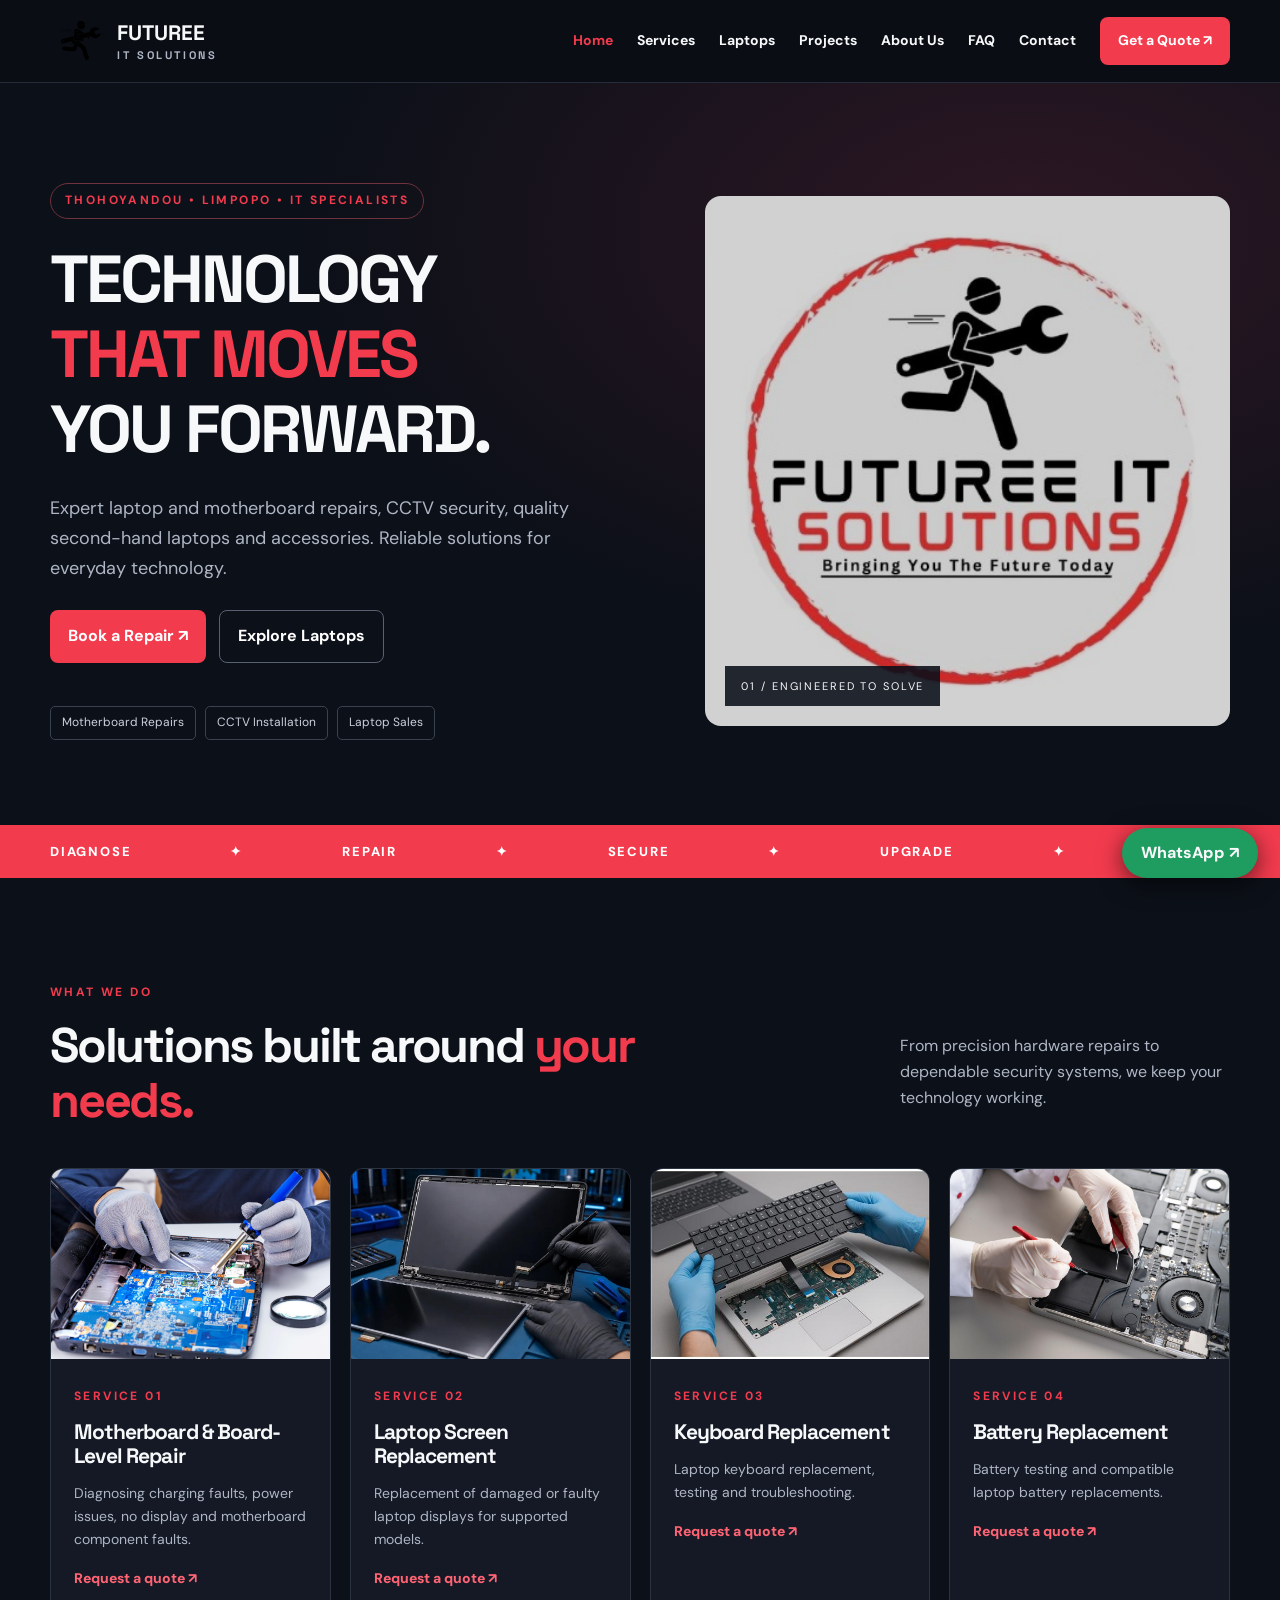
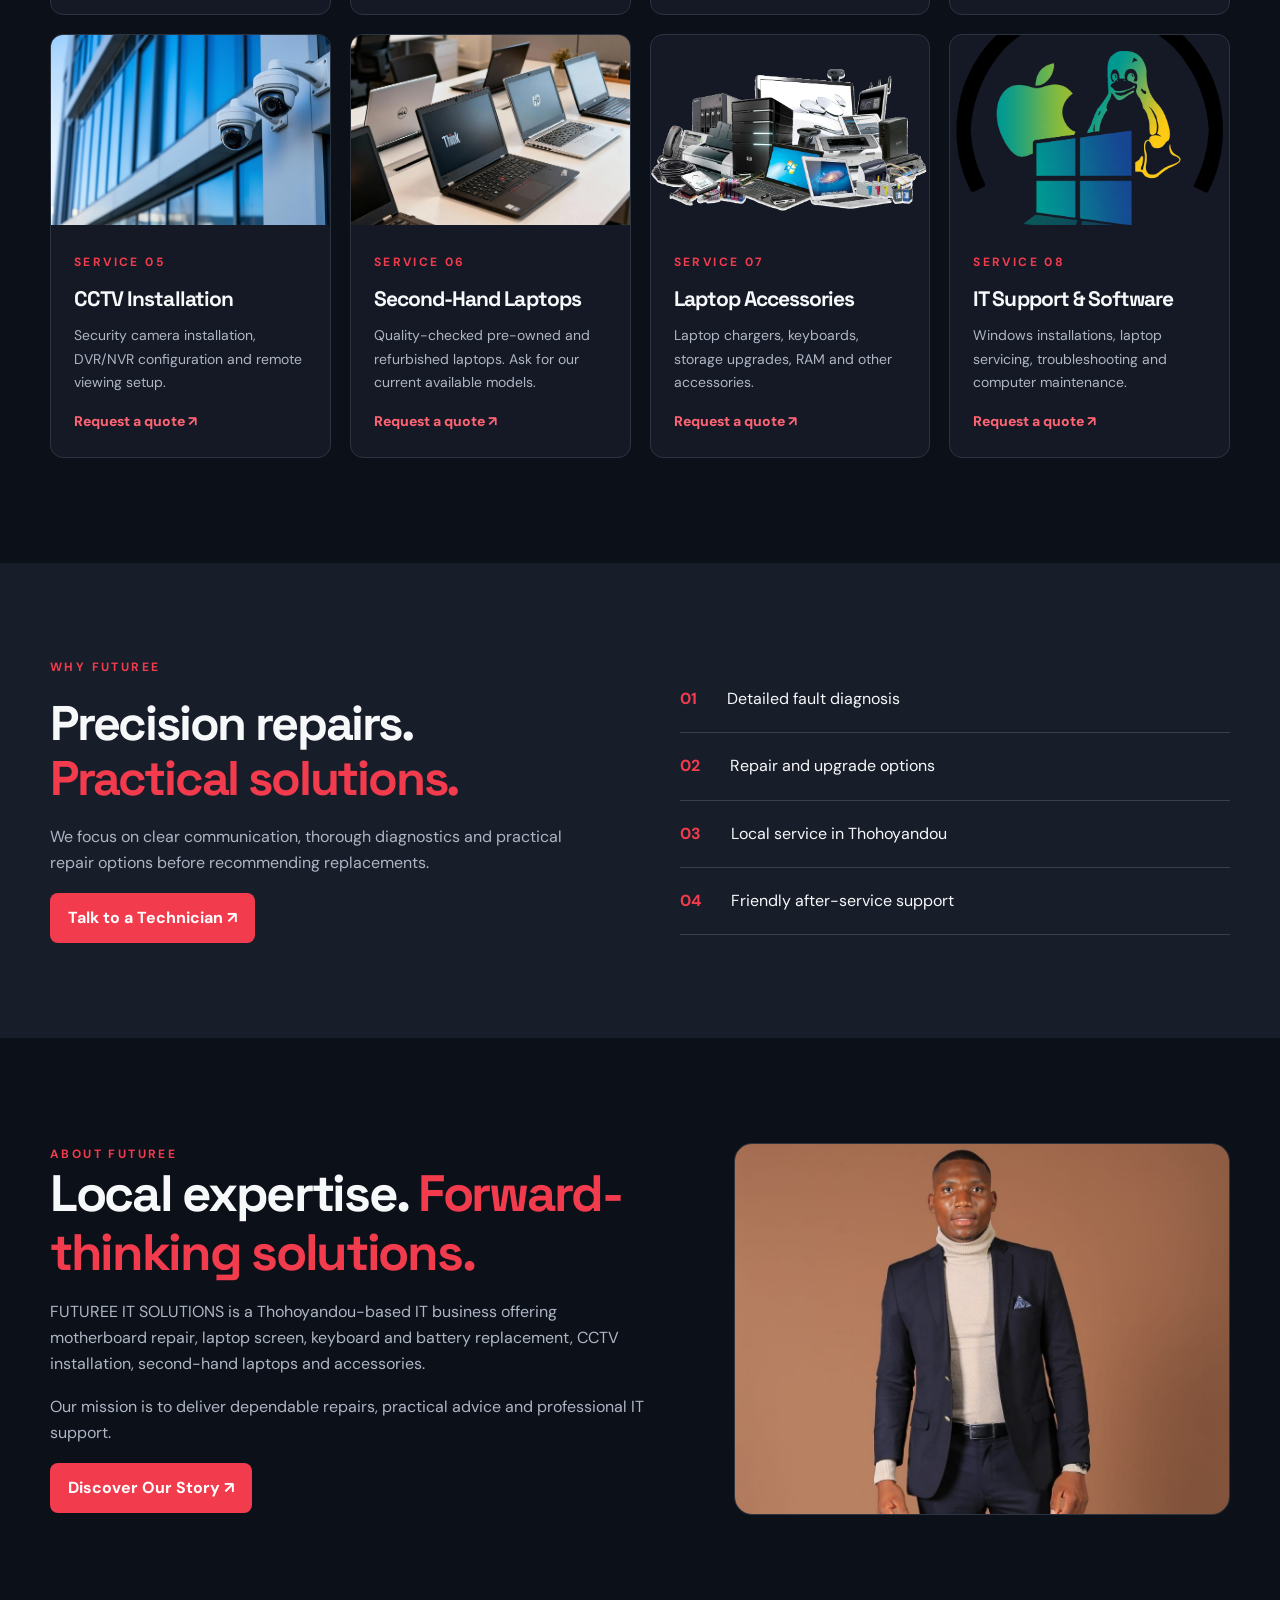
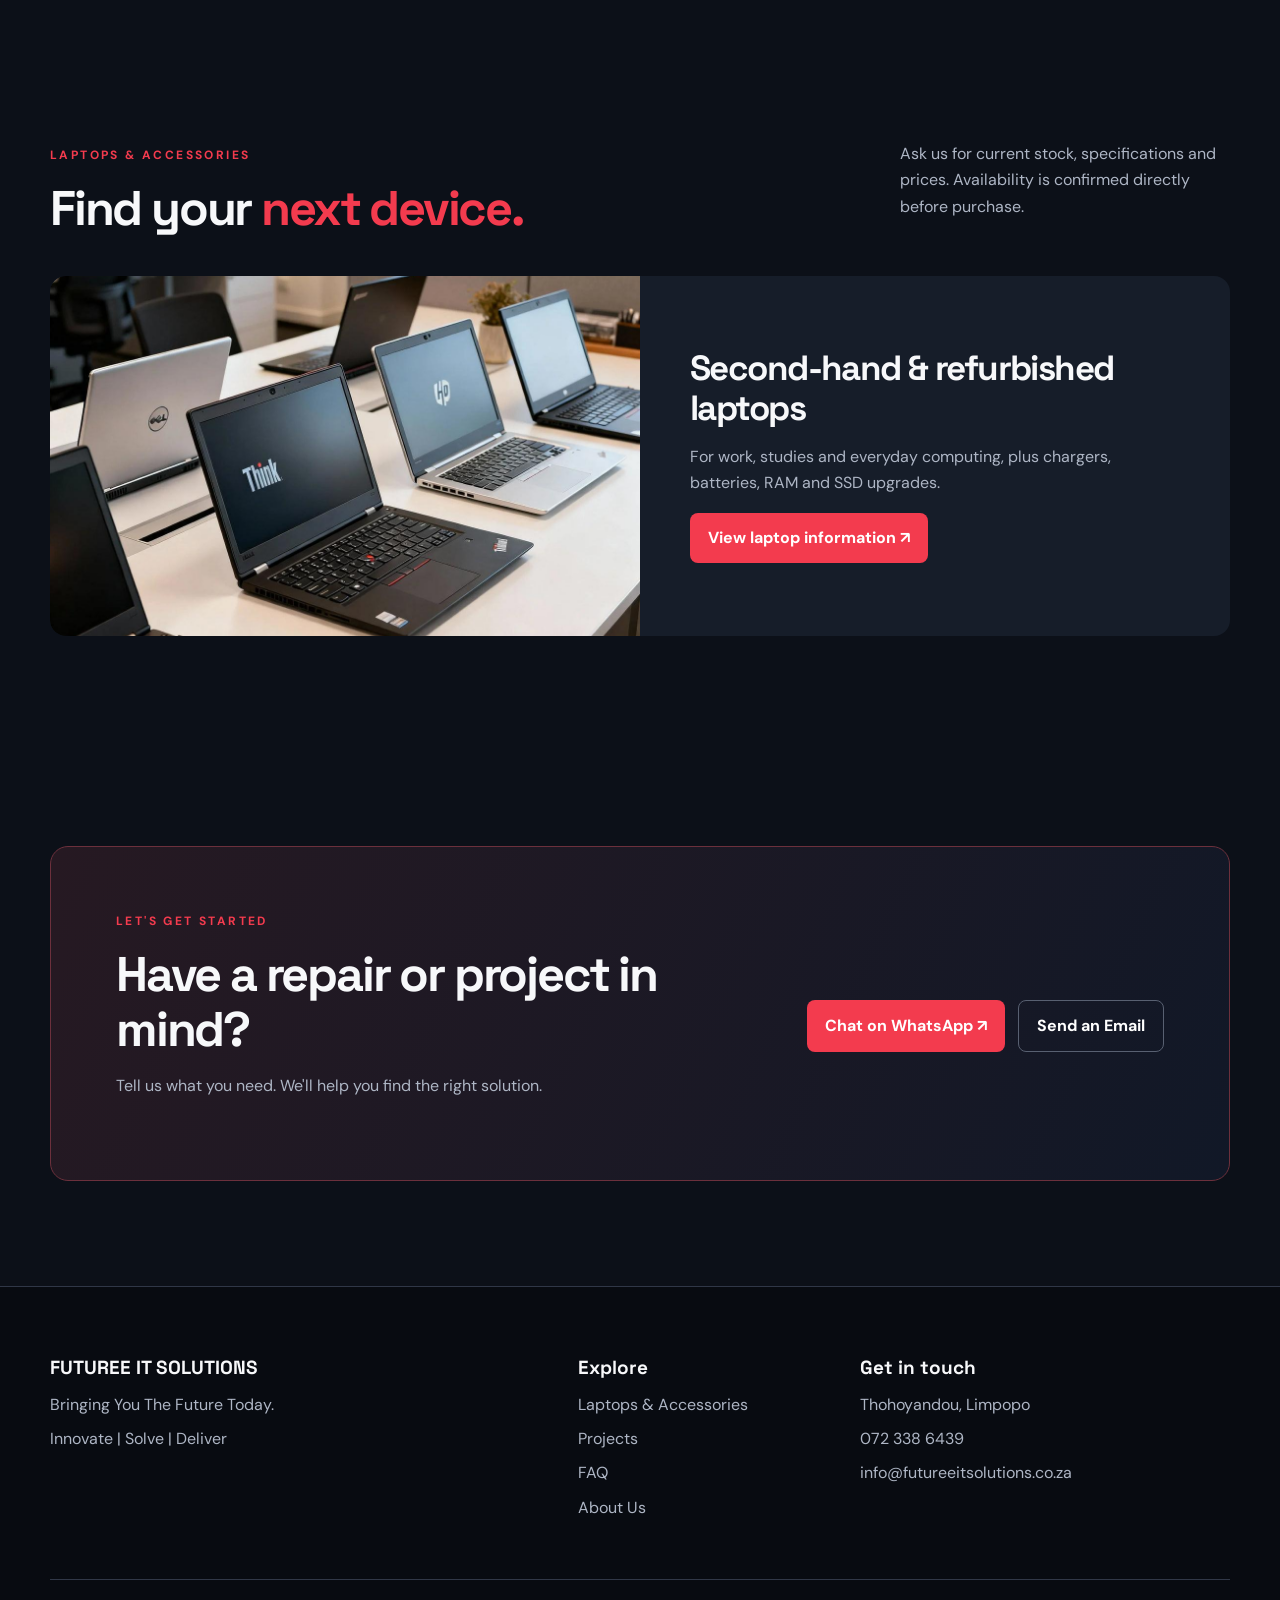
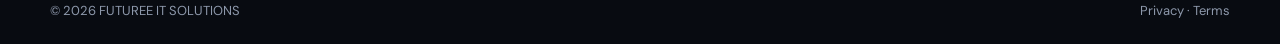
<file: index.html>
<!DOCTYPE html>
<html lang="en-ZA">
    <head><meta charset="utf-8"/>
        <meta content="width=device-width,initial-scale=1" name="viewport"/>
        <title>FUTUREE IT SOLUTIONS | Laptop &amp; Motherboard Repairs, CCTV Thohoyandou</title>
        <meta content="Laptop motherboard repairs, screen, keyboard and battery replacement, CCTV installation, second-hand laptops and accessories in Thohoyandou, Limpopo." name="description"/><link href="https://futureeitsolutions.co.za/" rel="canonical"/><meta content="#090d15" name="theme-color"/><meta content="website" property="og:type"/>
        <meta content="FUTUREE IT SOLUTIONS | Laptop &amp; Motherboard Repairs, CCTV Thohoyandou" property="og:title"/>
        <meta content="Laptop motherboard repairs, screen, keyboard and battery replacement, CCTV installation, second-hand laptops and accessories in Thohoyandou, Limpopo." property="og:description"/><meta content="https://futureeitsolutions.co.za/" property="og:url"/><meta content="summary" name="twitter:card"/><link href="img/hi%20(1).png" rel="icon"/><link href="assets/site.css" rel="stylesheet"/>
        <script type="application/ld+json">{"@context": "https://schema.org", "@type": "ComputerStore", "name": "FUTUREE IT SOLUTIONS", "url": "https://futureeitsolutions.co.za/", "telephone": "+27723386439", "email": "info@futureeitsolutions.co.za", "address": {"@type": "PostalAddress", "addressLocality": "Thohoyandou", "addressRegion": "Limpopo", "addressCountry": "ZA"}, "areaServed": "Thohoyandou, Limpopo", "description": "Laptop motherboard repairs, screen, keyboard and battery replacement, CCTV installation, second-hand laptops and accessories in Thohoyandou, Limpopo."}</script>
        <script defer="" src="assets/site.js"></script></head><body><a class="skip" href="#main">Skip to content</a><header class="header"><div class="shell nav"><a class="identity" href="index.html"><img alt="FUTUREE IT SOLUTIONS logo" height="55" src="img/hi%20(1).png" width="55"/><span>FUTUREE <small>IT SOLUTIONS</small></span></a><button aria-controls="main-nav" aria-expanded="false" aria-label="Toggle navigation" class="menu">☰</button><nav aria-label="Main navigation" class="navlinks" id="main-nav"><a aria-current="page" href="index.html">Home</a><a href="index.html#services">Services</a><a href="shop.html">Laptops</a><a href="explore.html">Projects</a><a href="about.html">About Us</a><a href="FAQ.html">FAQ</a><a href="index.html#contact">Contact</a><a class="navcta" href="https://wa.me/27723386439?text=Hello%20FUTUREE%20IT%20SOLUTIONS%2C%20I%20would%20like%20to%20enquire%20about%20a%20quotation.">Get a Quote ↗</a></nav></div></header><main id="main"><section class="hero"><div class="shell hero-grid"><div><div class="pill">THOHOYANDOU • LIMPOPO • IT SPECIALISTS</div><h1>TECHNOLOGY<br/><em>THAT MOVES</em><br/>YOU FORWARD.</h1><p class="lead">Expert laptop and motherboard repairs, CCTV security, quality second-hand laptops and accessories. Reliable solutions for everyday technology.</p><div class="actions"><a class="btn" href="https://wa.me/27723386439?text=Hello%20FUTUREE%20IT%20SOLUTIONS%2C%20I%20would%20like%20to%20enquire%20about%20laptop%20repairs%20or%20IT%20services.">Book a Repair ↗</a><a class="btn ghost" href="shop.html">Explore Laptops</a></div><div class="hero-tags"><span>Motherboard Repairs</span><span>CCTV Installation</span><span>Laptop Sales</span></div></div><div class="hero-visual"><img alt="FUTUREE IT SOLUTIONS laptop motherboard repair workbench" src="img/futuree-it-solutions-logo.jpg"/><div class="visual-caption">01 / ENGINEERED TO SOLVE</div></div></div></section><section class="strip"><div class="shell strip-inner"><span>DIAGNOSE</span><b>✦</b><span>REPAIR</span><b>✦</b><span>SECURE</span><b>✦</b><span>UPGRADE</span><b>✦</b><span>DELIVER</span></div></section><section class="section shell" id="services"><div class="section-head"><div><div class="eyebrow">WHAT WE DO</div><h2>Solutions built around <em>your needs.</em></h2></div><p>From precision hardware repairs to dependable security systems, we keep your technology working.</p></div><div class="service-grid"><article class="service card"><div class="photo"><img alt="Motherboard &amp; Board-Level Repair service at FUTUREE IT SOLUTIONS" loading="lazy" src="img/motherboard repair.jpg"/></div><div class="pad"><span class="eyebrow">SERVICE 01</span><h3>Motherboard &amp; Board-Level Repair</h3><p>Diagnosing charging faults, power issues, no display and motherboard component faults.</p><a class="textlink" href="https://wa.me/27723386439?text=Hello%20FUTUREE%20IT%20SOLUTIONS%2C%20I%20would%20like%20to%20enquire%20about%20motherboard%20repair.">Request a quote ↗</a></div></article><article class="service card"><div class="photo"><img alt="Laptop Screen Replacement service at FUTUREE IT SOLUTIONS" loading="lazy" src="img/screen replacement.jpg"/></div><div class="pad"><span class="eyebrow">SERVICE 02</span><h3>Laptop Screen Replacement</h3><p>Replacement of damaged or faulty laptop displays for supported models.</p><a class="textlink" href="https://wa.me/27723386439?text=Hello%20FUTUREE%20IT%20SOLUTIONS%2C%20I%20would%20like%20to%20enquire%20about%20screen%20replacement.">Request a quote ↗</a></div></article><article class="service card"><div class="photo"><img alt="Keyboard Replacement service at FUTUREE IT SOLUTIONS" loading="lazy" src="img/keyboard replacement.jpg"/></div><div class="pad"><span class="eyebrow">SERVICE 03</span><h3>Keyboard Replacement</h3><p>Laptop keyboard replacement, testing and troubleshooting.</p><a class="textlink" href="https://wa.me/27723386439?text=Hello%20FUTUREE%20IT%20SOLUTIONS%2C%20I%20would%20like%20to%20enquire%20about%20keyboard%20replacement.">Request a quote ↗</a></div></article><article class="service card"><div class="photo"><img alt="Battery Replacement service at FUTUREE IT SOLUTIONS" loading="lazy" src="img/battery replacement.jpg"/></div><div class="pad"><span class="eyebrow">SERVICE 04</span><h3>Battery Replacement</h3><p>Battery testing and compatible laptop battery replacements.</p><a class="textlink" href="https://wa.me/27723386439?text=Hello%20FUTUREE%20IT%20SOLUTIONS%2C%20I%20would%20like%20to%20enquire%20about%20battery%20replacement.">Request a quote ↗</a></div></article><article class="service card"><div class="photo"><img alt="CCTV Installation service at FUTUREE IT SOLUTIONS" loading="lazy" src="img/cctv installation.jpg"/></div><div class="pad"><span class="eyebrow">SERVICE 05</span><h3>CCTV Installation</h3><p>Security camera installation, DVR/NVR configuration and remote viewing setup.</p><a class="textlink" href="https://wa.me/27723386439?text=Hello%20FUTUREE%20IT%20SOLUTIONS%2C%20I%20would%20like%20to%20enquire%20about%20CCTV%20installation.">Request a quote ↗</a></div></article><article class="service card"><div class="photo"><img alt="Second-Hand Laptops service at FUTUREE IT SOLUTIONS" loading="lazy" src="img/second-hand-laptop.jpg"/></div><div class="pad"><span class="eyebrow">SERVICE 06</span><h3>Second-Hand Laptops</h3><p>Quality-checked pre-owned and refurbished laptops. Ask for our current available models.</p><a class="textlink" href="https://wa.me/27723386439?text=Hello%20FUTUREE%20IT%20SOLUTIONS%2C%20I%20would%20like%20to%20enquire%20about%20second-hand%20laptops.">Request a quote ↗</a></div></article><article class="service card"><div class="photo"><img alt="Laptop Accessories service at FUTUREE IT SOLUTIONS" loading="lazy" src="img/hardware.webp"/></div><div class="pad"><span class="eyebrow">SERVICE 07</span><h3>Laptop Accessories</h3><p>Laptop chargers, keyboards, storage upgrades, RAM and other accessories.</p><a class="textlink" href="https://wa.me/27723386439?text=Hello%20FUTUREE%20IT%20SOLUTIONS%2C%20I%20would%20like%20to%20enquire%20about%20laptop%20accessories.">Request a quote ↗</a></div></article><article class="service card"><div class="photo"><img alt="IT Support &amp; Software service at FUTUREE IT SOLUTIONS" loading="lazy" src="img/software.webp"/></div><div class="pad"><span class="eyebrow">SERVICE 08</span><h3>IT Support &amp; Software</h3><p>Windows installations, laptop servicing, troubleshooting and computer maintenance.</p><a class="textlink" href="https://wa.me/27723386439?text=Hello%20FUTUREE%20IT%20SOLUTIONS%2C%20I%20would%20like%20to%20enquire%20about%20IT%20support.">Request a quote ↗</a></div></article></div></section><section class="darkband"><div class="shell split"><div><div class="eyebrow">WHY FUTUREE</div><h2>Precision repairs.<br/><em>Practical solutions.</em></h2><p>We focus on clear communication, thorough diagnostics and practical repair options before recommending replacements.</p><a class="btn" href="https://wa.me/27723386439?text=Hello%20FUTUREE%20IT%20SOLUTIONS%2C%20I%20would%20like%20to%20enquire%20about%20a%20repair%20assessment.">Talk to a Technician ↗</a></div><div class="reasons"><div><strong>01</strong><span>Detailed fault diagnosis</span></div><div><strong>02</strong><span>Repair and upgrade options</span></div><div><strong>03</strong><span>Local service in Thohoyandou</span></div><div><strong>04</strong><span>Friendly after-service support</span></div></div></div></section><section class="section shell" id="about"><div class="about-columns"><div><div class="eyebrow">ABOUT FUTUREE</div><h2>Local expertise. <em>Forward-thinking solutions.</em></h2><p>FUTUREE IT SOLUTIONS is a Thohoyandou-based IT business offering motherboard repair, laptop screen, keyboard and battery replacement, CCTV installation, second-hand laptops and accessories.</p><p>Our mission is to deliver dependable repairs, practical advice and professional IT support.</p><a class="btn" href="about.html">Discover Our Story ↗</a></div><div class="about-photo"><img alt="Laptop motherboard repair work by FUTUREE IT SOLUTIONS" loading="lazy" src="img/mugwedi-vhumatshelo-picture.jpg"/></div></div></section><section class="section shell"><div class="section-head"><div><div class="eyebrow">LAPTOPS &amp; ACCESSORIES</div><h2>Find your <em>next device.</em></h2></div><p>Ask us for current stock, specifications and prices. Availability is confirmed directly before purchase.</p></div><div class="feature-row"><img alt="Second-hand laptops for sale in Thohoyandou" loading="lazy" src="img/second-hand-laptop.jpg"/><div><h3>Second-hand &amp; refurbished laptops</h3><p>For work, studies and everyday computing, plus chargers, batteries, RAM and SSD upgrades.</p><a class="btn" href="shop.html">View laptop information ↗</a></div></div></section><section class="section shell" id="contact"><div class="contact-panel"><div><div class="eyebrow">LET'S GET STARTED</div><h2>Have a repair or project in mind?</h2><p>Tell us what you need. We'll help you find the right solution.</p></div><div class="actions"><a class="btn" href="https://wa.me/27723386439?text=Hello%20FUTUREE%20IT%20SOLUTIONS%2C%20I%20would%20like%20to%20enquire%20about%20a%20repair%20or%20service%20quote.">Chat on WhatsApp ↗</a><a class="btn ghost" href="mailto:info@futureeitsolutions.co.za">Send an Email</a></div></div></section></main><footer class="footer"><div class="shell footgrid"><div><strong>FUTUREE IT SOLUTIONS</strong><p>Bringing You The Future Today.</p><p>Innovate | Solve | Deliver</p></div><div><strong>Explore</strong><p><a href="shop.html">Laptops &amp; Accessories</a></p><p><a href="explore.html">Projects</a></p><p><a href="FAQ.html">FAQ</a></p><p><a href="about.html">About Us</a></p></div><div><strong>Get in touch</strong><p>Thohoyandou, Limpopo</p><p><a href="tel:+27723386439">072 338 6439</a></p><p><a href="mailto:info@futureeitsolutions.co.za">info@futureeitsolutions.co.za</a></p></div></div><div class="shell legal"><span>© <span id="year">2026</span> FUTUREE IT SOLUTIONS</span><span><a href="Privacy.html">Privacy</a> · <a href="Terms%20of%20service.html">Terms</a></span></div></footer><a aria-label="Enquire on WhatsApp" class="floatwa" href="https://wa.me/27723386439?text=Hello%20FUTUREE%20IT%20SOLUTIONS%2C%20I%20would%20like%20to%20enquire%20about%20your%20services.">WhatsApp ↗</a></body></html>
</file>
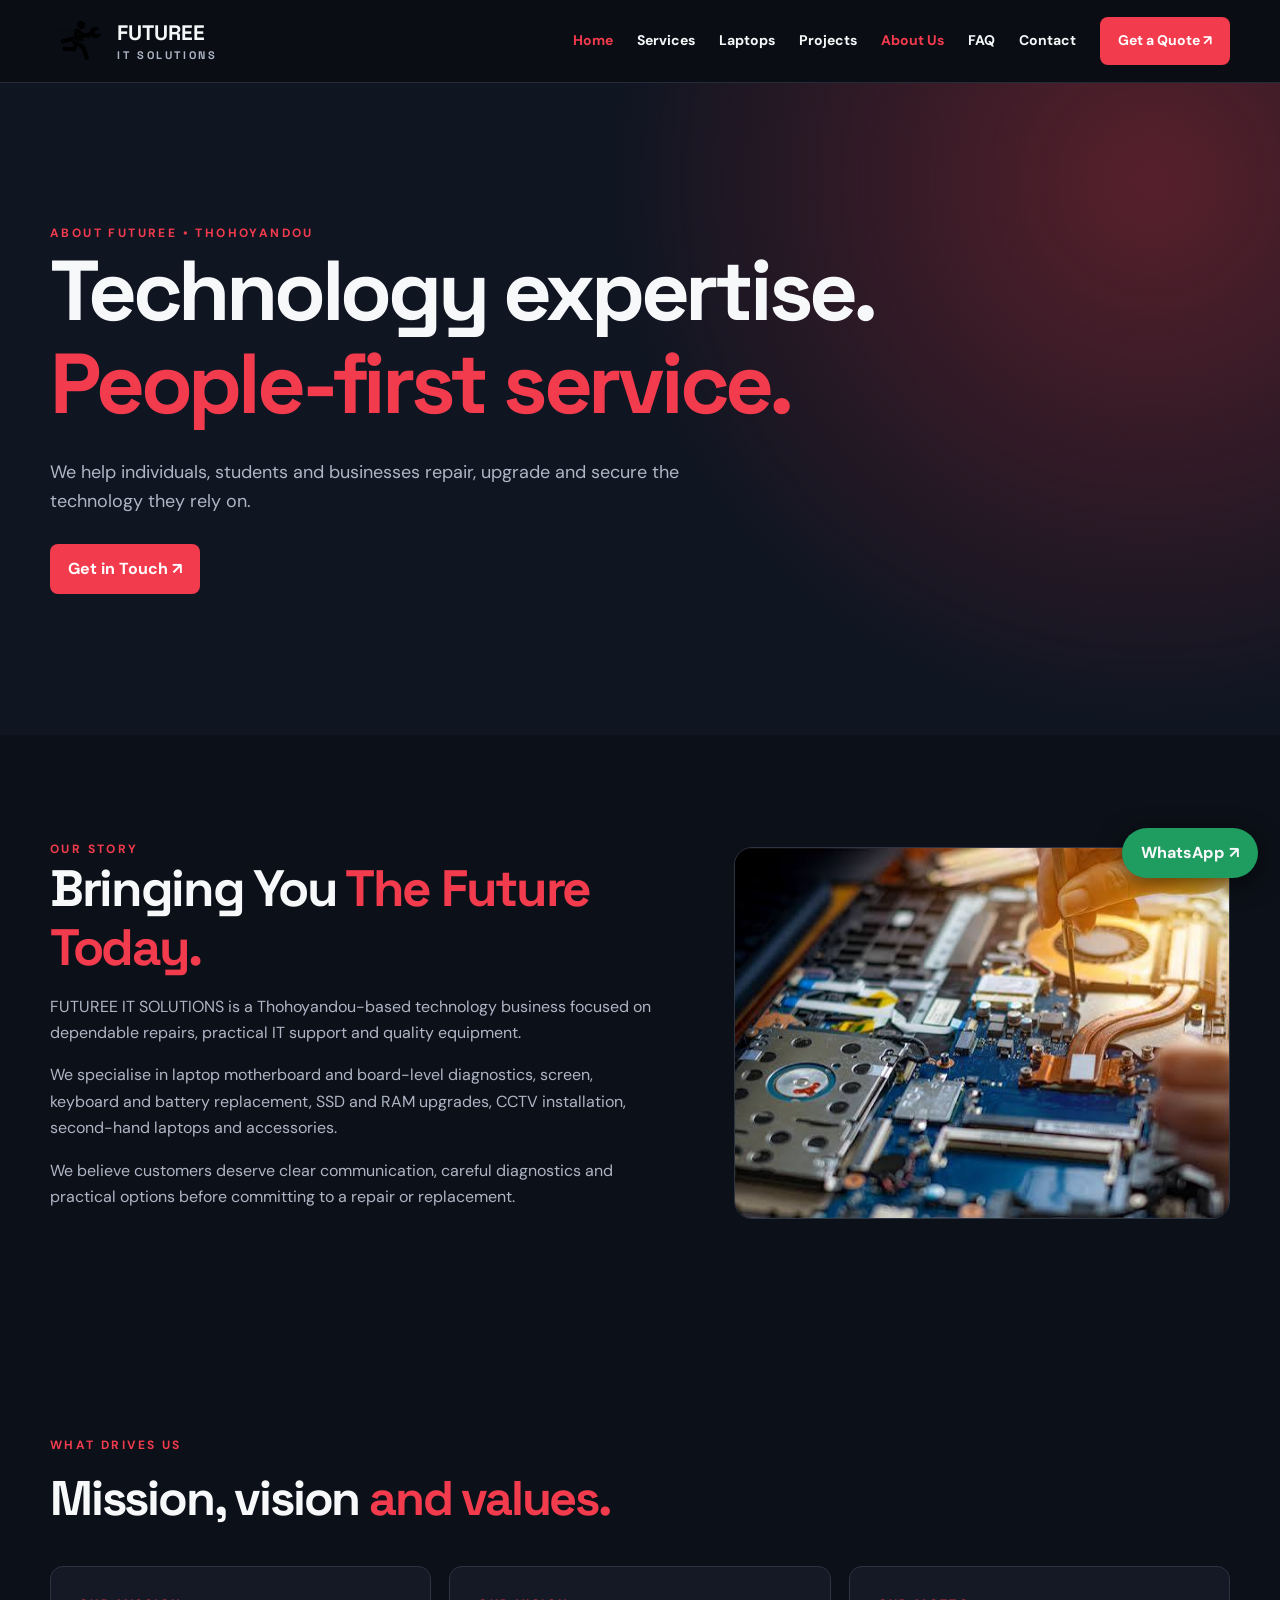
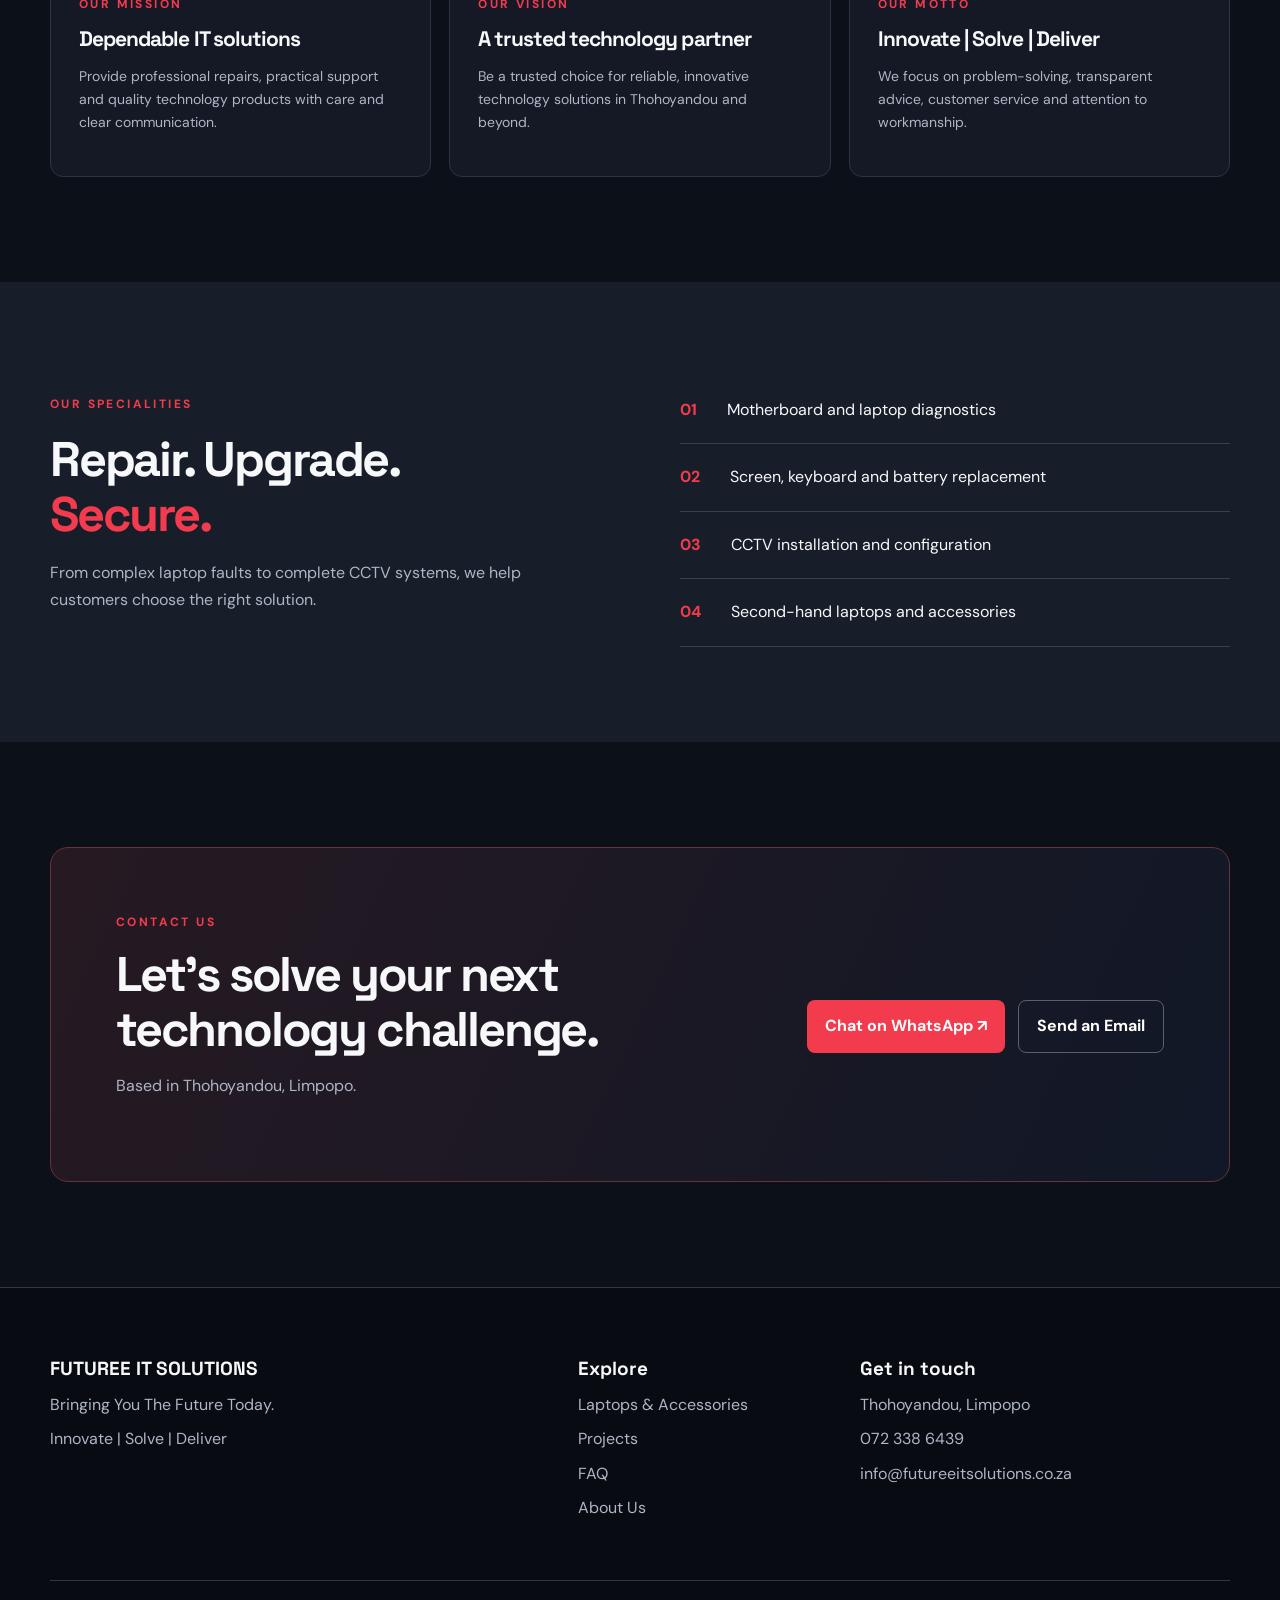
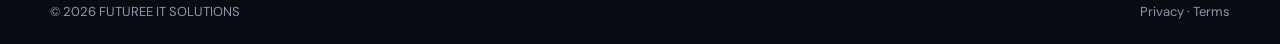
<file: about.html>
<!DOCTYPE html>

<html lang="en-ZA"><head><meta charset="utf-8"/><meta content="width=device-width,initial-scale=1" name="viewport"/><title>About FUTUREE IT SOLUTIONS | Laptop Repairs Thohoyandou</title><meta content="About FUTUREE IT SOLUTIONS in Thohoyandou: motherboard repair, screen and battery replacement, CCTV installation, refurbished laptops and IT support." name="description"/><link href="https://futureeitsolutions.co.za/about.html" rel="canonical"/><meta content="#090d15" name="theme-color"/><meta content="website" property="og:type"/><meta content="About FUTUREE IT SOLUTIONS" property="og:title"/><meta content="About FUTUREE IT SOLUTIONS in Thohoyandou: motherboard repair, screen and battery replacement, CCTV installation, refurbished laptops and IT support." property="og:description"/><meta content="https://futureeitsolutions.co.za/about.html" property="og:url"/><meta content="summary" name="twitter:card"/><link href="img/hi%20(1).png" rel="icon"/><link href="assets/site.css" rel="stylesheet"/><script type="application/ld+json">{"@context": "https://schema.org", "@type": "ComputerStore", "name": "FUTUREE IT SOLUTIONS", "url": "https://futureeitsolutions.co.za/", "telephone": "+27723386439", "email": "info@futureeitsolutions.co.za", "address": {"@type": "PostalAddress", "addressLocality": "Thohoyandou", "addressRegion": "Limpopo", "addressCountry": "ZA"}, "areaServed": "Thohoyandou, Limpopo", "description": "Laptop motherboard repairs, screen, keyboard and battery replacement, CCTV installation, second-hand laptops and accessories in Thohoyandou, Limpopo."}</script><script defer="" src="assets/site.js"></script></head><body><a class="skip" href="#main">Skip to content</a><header class="header"><div class="shell nav"><a class="identity" href="index.html"><img alt="FUTUREE IT SOLUTIONS logo" height="55" src="img/hi%20(1).png" width="55"/><span>FUTUREE <small>IT SOLUTIONS</small></span></a><button aria-controls="main-nav" aria-expanded="false" aria-label="Toggle navigation" class="menu">☰</button><nav aria-label="Main navigation" class="navlinks" id="main-nav"><a aria-current="page" href="index.html">Home</a><a href="index.html#services">Services</a><a href="shop.html">Laptops</a><a href="explore.html">Projects</a><a aria-current="page" href="about.html">About Us</a><a href="FAQ.html">FAQ</a><a href="index.html#contact">Contact</a><a class="navcta" href="https://wa.me/27723386439?text=Hello%20FUTUREE%20IT%20SOLUTIONS%2C%20I%20would%20like%20to%20enquire%20about%20a%20quotation.">Get a Quote ↗</a></nav></div></header><main id="main"><section class="about-hero"><div class="shell"><div class="eyebrow">ABOUT FUTUREE • THOHOYANDOU</div><h1>Technology expertise.<br/><em>People-first service.</em></h1><p class="lead">We help individuals, students and businesses repair, upgrade and secure the technology they rely on.</p><a class="btn" href="index.html#contact">Get in Touch ↗</a></div></section>
<section class="section shell"><div class="about-columns"><div><div class="eyebrow">OUR STORY</div><h2>Bringing You <em>The Future Today.</em></h2><p>FUTUREE IT SOLUTIONS is a Thohoyandou-based technology business focused on dependable repairs, practical IT support and quality equipment.</p><p>We specialise in laptop motherboard and board-level diagnostics, screen, keyboard and battery replacement, SSD and RAM upgrades, CCTV installation, second-hand laptops and accessories.</p><p>We believe customers deserve clear communication, careful diagnostics and practical options before committing to a repair or replacement.</p></div><div class="about-photo"><img alt="Laptop motherboard repair work at FUTUREE IT SOLUTIONS" loading="lazy" src="img/repairrr.jpg"/></div></div></section>
<section class="section shell"><div class="section-head"><div><div class="eyebrow">WHAT DRIVES US</div><h2>Mission, vision <em>and values.</em></h2></div></div><div class="about-values"><article class="card pad"><div class="eyebrow">OUR MISSION</div><h3>Dependable IT solutions</h3><p>Provide professional repairs, practical support and quality technology products with care and clear communication.</p></article><article class="card pad"><div class="eyebrow">OUR VISION</div><h3>A trusted technology partner</h3><p>Be a trusted choice for reliable, innovative technology solutions in Thohoyandou and beyond.</p></article><article class="card pad"><div class="eyebrow">OUR MOTTO</div><h3>Innovate | Solve | Deliver</h3><p>We focus on problem-solving, transparent advice, customer service and attention to workmanship.</p></article></div></section>
<section class="darkband"><div class="shell split"><div><div class="eyebrow">OUR SPECIALITIES</div><h2>Repair. Upgrade.<br/><em>Secure.</em></h2><p>From complex laptop faults to complete CCTV systems, we help customers choose the right solution.</p></div><div class="reasons"><div><strong>01</strong><span>Motherboard and laptop diagnostics</span></div><div><strong>02</strong><span>Screen, keyboard and battery replacement</span></div><div><strong>03</strong><span>CCTV installation and configuration</span></div><div><strong>04</strong><span>Second-hand laptops and accessories</span></div></div></div></section>
<section class="section shell"><div class="contact-panel"><div><div class="eyebrow">CONTACT US</div><h2>Let's solve your next technology challenge.</h2><p>Based in Thohoyandou, Limpopo.</p></div><div class="actions"><a class="btn" href="https://wa.me/27723386439">Chat on WhatsApp ↗</a><a class="btn ghost" href="mailto:info@futureeitsolutions.co.za">Send an Email</a></div></div></section></main><footer class="footer"><div class="shell footgrid"><div><strong>FUTUREE IT SOLUTIONS</strong><p>Bringing You The Future Today.</p><p>Innovate | Solve | Deliver</p></div><div><strong>Explore</strong><p><a href="shop.html">Laptops &amp; Accessories</a></p><p><a href="explore.html">Projects</a></p><p><a href="FAQ.html">FAQ</a></p><p><a href="about.html">About Us</a></p></div><div><strong>Get in touch</strong><p>Thohoyandou, Limpopo</p><p><a href="tel:+27723386439">072 338 6439</a></p><p><a href="mailto:info@futureeitsolutions.co.za">info@futureeitsolutions.co.za</a></p></div></div><div class="shell legal"><span>© <span id="year">2026</span> FUTUREE IT SOLUTIONS</span><span><a href="Privacy.html">Privacy</a> · <a href="Terms%20of%20service.html">Terms</a></span></div></footer><a aria-label="Enquire on WhatsApp" class="floatwa" href="https://wa.me/27723386439?text=Hello%20FUTUREE%20IT%20SOLUTIONS%2C%20I%20would%20like%20to%20enquire%20about%20your%20services.">WhatsApp ↗</a></body></html>
</file>
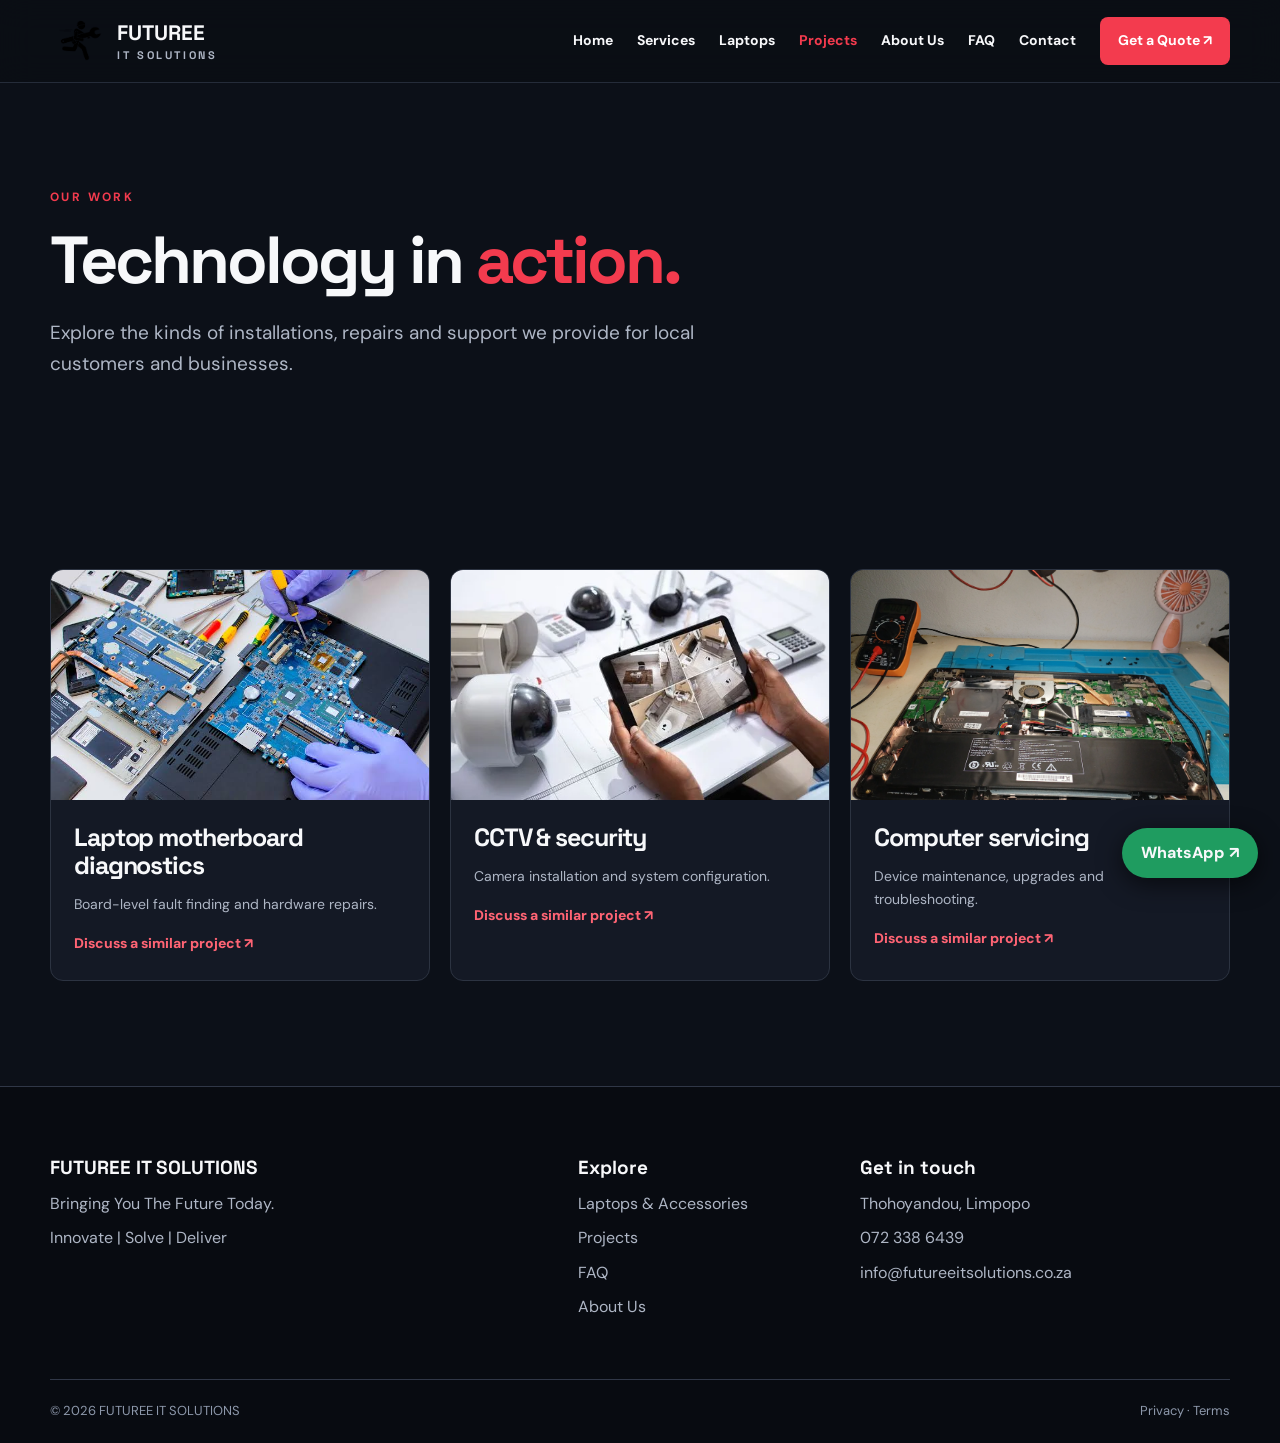
<file: explore.html>
<!DOCTYPE html>
<html lang="en-ZA"><head><meta charset="utf-8"/><meta content="width=device-width,initial-scale=1" name="viewport"/><title>Our IT Repair &amp; CCTV Services | FUTUREE Thohoyandou</title><meta content="Explore FUTUREE IT SOLUTIONS repair, CCTV and computer support capabilities in Thohoyandou." name="description"/><link href="https://futureeitsolutions.co.za/explore.html" rel="canonical"/><meta content="#090d15" name="theme-color"/><meta content="website" property="og:type"/><meta content="Our IT Repair &amp; CCTV Services | FUTUREE Thohoyandou" property="og:title"/><meta content="Explore FUTUREE IT SOLUTIONS repair, CCTV and computer support capabilities in Thohoyandou." property="og:description"/><meta content="https://futureeitsolutions.co.za/explore.html" property="og:url"/><meta content="summary" name="twitter:card"/><link href="img/hi%20(1).png" rel="icon"/><link href="assets/site.css" rel="stylesheet"/><script type="application/ld+json">{"@context": "https://schema.org", "@type": "ComputerStore", "name": "FUTUREE IT SOLUTIONS", "url": "https://futureeitsolutions.co.za/", "telephone": "+27723386439", "email": "info@futureeitsolutions.co.za", "address": {"@type": "PostalAddress", "addressLocality": "Thohoyandou", "addressRegion": "Limpopo", "addressCountry": "ZA"}, "areaServed": "Thohoyandou, Limpopo", "description": "Explore FUTUREE IT SOLUTIONS repair, CCTV and computer support capabilities in Thohoyandou."}</script><script defer="" src="assets/site.js"></script></head><body><a class="skip" href="#main">Skip to content</a><header class="header"><div class="shell nav"><a class="identity" href="index.html"><img alt="FUTUREE IT SOLUTIONS logo" height="55" src="img/hi%20(1).png" width="55"/><span>FUTUREE <small>IT SOLUTIONS</small></span></a><button aria-controls="main-nav" aria-expanded="false" aria-label="Toggle navigation" class="menu">☰</button><nav aria-label="Main navigation" class="navlinks" id="main-nav"><a href="index.html">Home</a><a href="index.html#services">Services</a><a href="shop.html">Laptops</a><a aria-current="page" href="explore.html">Projects</a><a href="about.html">About Us</a><a href="FAQ.html">FAQ</a><a href="index.html#contact">Contact</a><a class="navcta" href="https://wa.me/27723386439?text=Hello%20FUTUREE%20IT%20SOLUTIONS%2C%20I%20would%20like%20to%20enquire%20about%20a%20quotation.">Get a Quote ↗</a></nav></div></header><main id="main"><section class="innerhero shell"><div class="eyebrow">OUR WORK</div><h1>Technology in <em>action.</em></h1><p>Explore the kinds of installations, repairs and support we provide for local customers and businesses.</p></section><section class="section shell"><div class="three-grid"><article class="card"><img alt="Laptop motherboard diagnostics" loading="lazy" src="img/boardlevel.jpg"/><div class="pad"><h2>Laptop motherboard diagnostics</h2><p>Board-level fault finding and hardware repairs.</p><a class="textlink" href="https://wa.me/27723386439?text=Hello%20FUTUREE%20IT%20SOLUTIONS%2C%20I%20would%20like%20to%20enquire%20about%20Laptop%20motherboard%20diagnostics.">Discuss a similar project ↗</a></div></article><article class="card"><img alt="CCTV &amp; security" loading="lazy" src="img/1080p cameras installation los angeles.webp"/><div class="pad"><h2>CCTV &amp; security</h2><p>Camera installation and system configuration.</p><a class="textlink" href="https://wa.me/27723386439?text=Hello%20FUTUREE%20IT%20SOLUTIONS%2C%20I%20would%20like%20to%20enquire%20about%20CCTV%20%26%20security.">Discuss a similar project ↗</a></div></article><article class="card"><img alt="Computer servicing" loading="lazy" src="img/IMG_20241004_111359.webp"/><div class="pad"><h2>Computer servicing</h2><p>Device maintenance, upgrades and troubleshooting.</p><a class="textlink" href="https://wa.me/27723386439?text=Hello%20FUTUREE%20IT%20SOLUTIONS%2C%20I%20would%20like%20to%20enquire%20about%20Computer%20servicing.">Discuss a similar project ↗</a></div></article></div></section></main><footer class="footer"><div class="shell footgrid"><div><strong>FUTUREE IT SOLUTIONS</strong><p>Bringing You The Future Today.</p><p>Innovate | Solve | Deliver</p></div><div><strong>Explore</strong><p><a href="shop.html">Laptops &amp; Accessories</a></p><p><a href="explore.html">Projects</a></p><p><a href="FAQ.html">FAQ</a></p><p><a href="about.html">About Us</a></p></div><div><strong>Get in touch</strong><p>Thohoyandou, Limpopo</p><p><a href="tel:+27723386439">072 338 6439</a></p><p><a href="mailto:info@futureeitsolutions.co.za">info@futureeitsolutions.co.za</a></p></div></div><div class="shell legal"><span>© <span id="year">2026</span> FUTUREE IT SOLUTIONS</span><span><a href="Privacy.html">Privacy</a> · <a href="Terms%20of%20service.html">Terms</a></span></div></footer><a aria-label="Enquire on WhatsApp" class="floatwa" href="https://wa.me/27723386439?text=Hello%20FUTUREE%20IT%20SOLUTIONS%2C%20I%20would%20like%20to%20enquire%20about%20your%20services.">WhatsApp ↗</a></body></html>
</file>
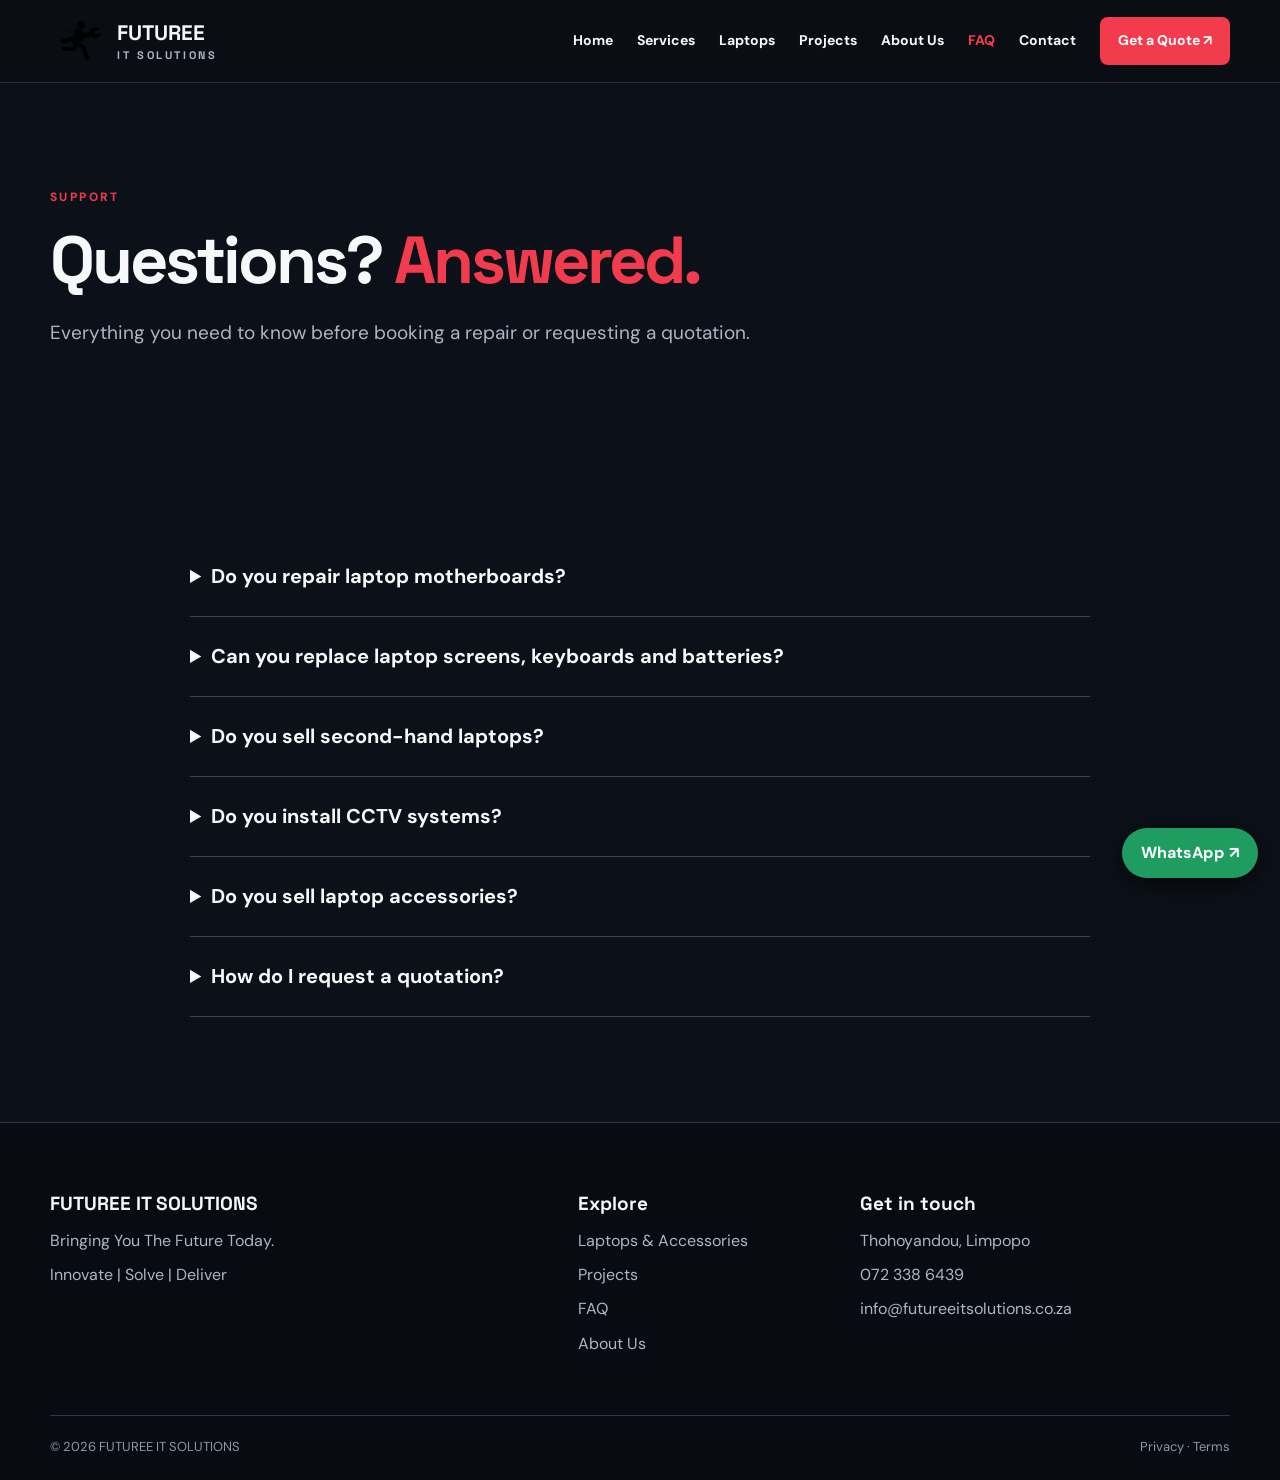
<file: FAQ.html>
<!DOCTYPE html>
<html lang="en-ZA"><head><meta charset="utf-8"/><meta content="width=device-width,initial-scale=1" name="viewport"/><title>Frequently Asked Questions | FUTUREE IT SOLUTIONS</title><meta content="Answers about laptop repair, motherboard repair, CCTV installation, second-hand laptops and accessories in Thohoyandou." name="description"/><link href="https://futureeitsolutions.co.za/FAQ.html" rel="canonical"/><meta content="#090d15" name="theme-color"/><meta content="website" property="og:type"/><meta content="Frequently Asked Questions | FUTUREE IT SOLUTIONS" property="og:title"/><meta content="Answers about laptop repair, motherboard repair, CCTV installation, second-hand laptops and accessories in Thohoyandou." property="og:description"/><meta content="https://futureeitsolutions.co.za/FAQ.html" property="og:url"/><meta content="summary" name="twitter:card"/><link href="img/hi%20(1).png" rel="icon"/><link href="assets/site.css" rel="stylesheet"/><script type="application/ld+json">{"@context": "https://schema.org", "@type": "ComputerStore", "name": "FUTUREE IT SOLUTIONS", "url": "https://futureeitsolutions.co.za/", "telephone": "+27723386439", "email": "info@futureeitsolutions.co.za", "address": {"@type": "PostalAddress", "addressLocality": "Thohoyandou", "addressRegion": "Limpopo", "addressCountry": "ZA"}, "areaServed": "Thohoyandou, Limpopo", "description": "Answers about laptop repair, motherboard repair, CCTV installation, second-hand laptops and accessories in Thohoyandou."}</script><script defer="" src="assets/site.js"></script></head><body><a class="skip" href="#main">Skip to content</a><header class="header"><div class="shell nav"><a class="identity" href="index.html"><img alt="FUTUREE IT SOLUTIONS logo" height="55" src="img/hi%20(1).png" width="55"/><span>FUTUREE <small>IT SOLUTIONS</small></span></a><button aria-controls="main-nav" aria-expanded="false" aria-label="Toggle navigation" class="menu">☰</button><nav aria-label="Main navigation" class="navlinks" id="main-nav"><a href="index.html">Home</a><a href="index.html#services">Services</a><a href="shop.html">Laptops</a><a href="explore.html">Projects</a><a href="about.html">About Us</a><a aria-current="page" href="FAQ.html">FAQ</a><a href="index.html#contact">Contact</a><a class="navcta" href="https://wa.me/27723386439?text=Hello%20FUTUREE%20IT%20SOLUTIONS%2C%20I%20would%20like%20to%20enquire%20about%20a%20quotation.">Get a Quote ↗</a></nav></div></header><main id="main"><section class="innerhero shell"><div class="eyebrow">SUPPORT</div><h1>Questions? <em>Answered.</em></h1><p>Everything you need to know before booking a repair or requesting a quotation.</p></section><section class="section shell faq"><details><summary>Do you repair laptop motherboards?</summary><p>Yes. We offer motherboard fault diagnosis and board-level repair assessments for supported laptops.</p></details><details><summary>Can you replace laptop screens, keyboards and batteries?</summary><p>Yes. We can check compatibility and provide a quote for replacement parts and labour.</p></details><details><summary>Do you sell second-hand laptops?</summary><p>Yes. Contact us for the current available models, prices and specifications.</p></details><details><summary>Do you install CCTV systems?</summary><p>Yes. We offer CCTV camera installation and configuration, including remote viewing setup where supported.</p></details><details><summary>Do you sell laptop accessories?</summary><p>Yes. Ask about chargers, batteries, RAM, SSDs and other accessories.</p></details><details><summary>How do I request a quotation?</summary><p>Contact us by WhatsApp on 072 338 6439 or email info@futureeitsolutions.co.za.</p></details></section></main><footer class="footer"><div class="shell footgrid"><div><strong>FUTUREE IT SOLUTIONS</strong><p>Bringing You The Future Today.</p><p>Innovate | Solve | Deliver</p></div><div><strong>Explore</strong><p><a href="shop.html">Laptops &amp; Accessories</a></p><p><a href="explore.html">Projects</a></p><p><a href="FAQ.html">FAQ</a></p><p><a href="about.html">About Us</a></p></div><div><strong>Get in touch</strong><p>Thohoyandou, Limpopo</p><p><a href="tel:+27723386439">072 338 6439</a></p><p><a href="mailto:info@futureeitsolutions.co.za">info@futureeitsolutions.co.za</a></p></div></div><div class="shell legal"><span>© <span id="year">2026</span> FUTUREE IT SOLUTIONS</span><span><a href="Privacy.html">Privacy</a> · <a href="Terms%20of%20service.html">Terms</a></span></div></footer><a aria-label="Enquire on WhatsApp" class="floatwa" href="https://wa.me/27723386439?text=Hello%20FUTUREE%20IT%20SOLUTIONS%2C%20I%20would%20like%20to%20enquire%20about%20your%20services.">WhatsApp ↗</a></body></html>
</file>
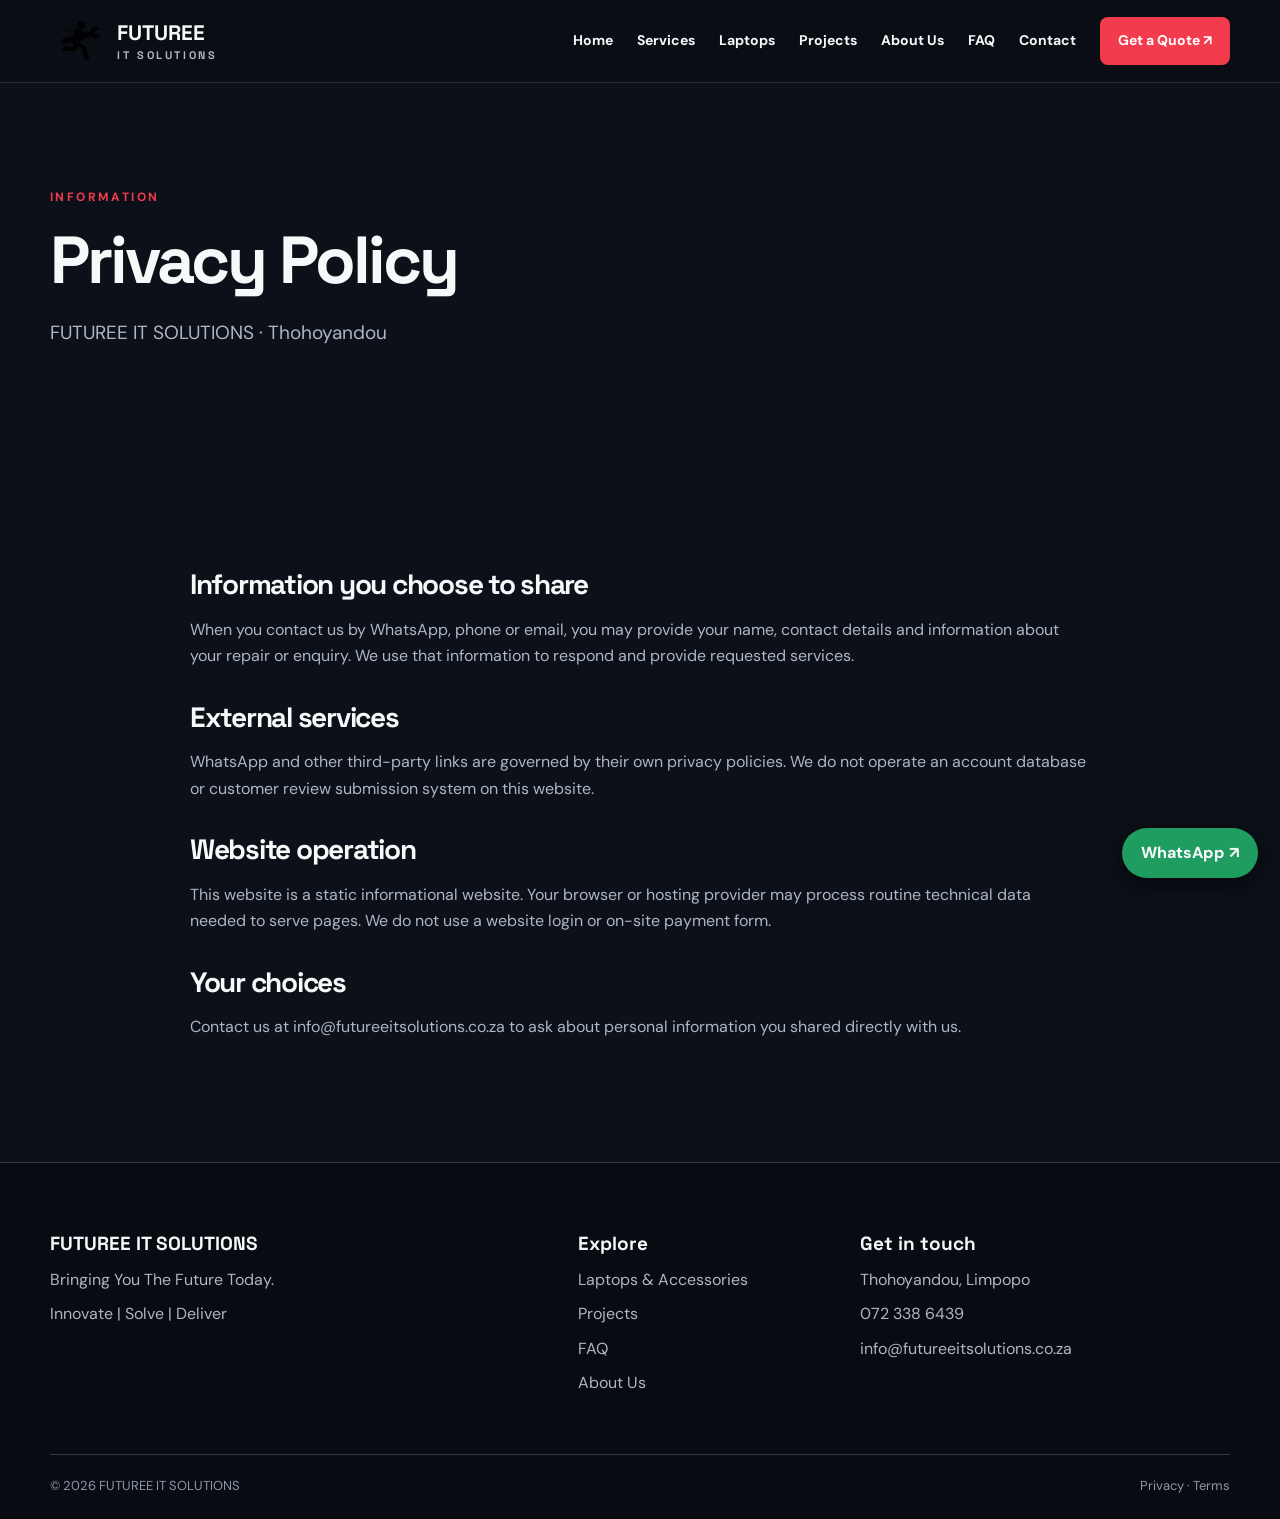
<file: Privacy.html>
<!DOCTYPE html>
<html lang="en-ZA"><head><meta charset="utf-8"/><meta content="width=device-width,initial-scale=1" name="viewport"/><title>Privacy Policy | FUTUREE IT SOLUTIONS</title><meta content="How FUTUREE IT SOLUTIONS handles information you share through direct enquiries." name="description"/><link href="https://futureeitsolutions.co.za/Privacy.html" rel="canonical"/><meta content="#090d15" name="theme-color"/><meta content="website" property="og:type"/><meta content="Privacy Policy | FUTUREE IT SOLUTIONS" property="og:title"/><meta content="How FUTUREE IT SOLUTIONS handles information you share through direct enquiries." property="og:description"/><meta content="https://futureeitsolutions.co.za/Privacy.html" property="og:url"/><meta content="summary" name="twitter:card"/><link href="img/hi%20(1).png" rel="icon"/><link href="assets/site.css" rel="stylesheet"/><script type="application/ld+json">{"@context": "https://schema.org", "@type": "ComputerStore", "name": "FUTUREE IT SOLUTIONS", "url": "https://futureeitsolutions.co.za/", "telephone": "+27723386439", "email": "info@futureeitsolutions.co.za", "address": {"@type": "PostalAddress", "addressLocality": "Thohoyandou", "addressRegion": "Limpopo", "addressCountry": "ZA"}, "areaServed": "Thohoyandou, Limpopo", "description": "How FUTUREE IT SOLUTIONS handles information you share through direct enquiries."}</script><script defer="" src="assets/site.js"></script></head><body><a class="skip" href="#main">Skip to content</a><header class="header"><div class="shell nav"><a class="identity" href="index.html"><img alt="FUTUREE IT SOLUTIONS logo" height="55" src="img/hi%20(1).png" width="55"/><span>FUTUREE <small>IT SOLUTIONS</small></span></a><button aria-controls="main-nav" aria-expanded="false" aria-label="Toggle navigation" class="menu">☰</button><nav aria-label="Main navigation" class="navlinks" id="main-nav"><a href="index.html">Home</a><a href="index.html#services">Services</a><a href="shop.html">Laptops</a><a href="explore.html">Projects</a><a href="about.html">About Us</a><a href="FAQ.html">FAQ</a><a href="index.html#contact">Contact</a><a class="navcta" href="https://wa.me/27723386439?text=Hello%20FUTUREE%20IT%20SOLUTIONS%2C%20I%20would%20like%20to%20enquire%20about%20a%20quotation.">Get a Quote ↗</a></nav></div></header><main id="main"><section class="innerhero shell"><div class="eyebrow">INFORMATION</div><h1>Privacy Policy</h1><p>FUTUREE IT SOLUTIONS · Thohoyandou</p></section><article class="shell prose section"><h2>Information you choose to share</h2><p>When you contact us by WhatsApp, phone or email, you may provide your name, contact details and information about your repair or enquiry. We use that information to respond and provide requested services.</p><h2>External services</h2><p>WhatsApp and other third-party links are governed by their own privacy policies. We do not operate an account database or customer review submission system on this website.</p><h2>Website operation</h2><p>This website is a static informational website. Your browser or hosting provider may process routine technical data needed to serve pages. We do not use a website login or on-site payment form.</p><h2>Your choices</h2><p>Contact us at info@futureeitsolutions.co.za to ask about personal information you shared directly with us.</p></article></main><footer class="footer"><div class="shell footgrid"><div><strong>FUTUREE IT SOLUTIONS</strong><p>Bringing You The Future Today.</p><p>Innovate | Solve | Deliver</p></div><div><strong>Explore</strong><p><a href="shop.html">Laptops &amp; Accessories</a></p><p><a href="explore.html">Projects</a></p><p><a href="FAQ.html">FAQ</a></p><p><a href="about.html">About Us</a></p></div><div><strong>Get in touch</strong><p>Thohoyandou, Limpopo</p><p><a href="tel:+27723386439">072 338 6439</a></p><p><a href="mailto:info@futureeitsolutions.co.za">info@futureeitsolutions.co.za</a></p></div></div><div class="shell legal"><span>© <span id="year">2026</span> FUTUREE IT SOLUTIONS</span><span><a href="Privacy.html">Privacy</a> · <a href="Terms%20of%20service.html">Terms</a></span></div></footer><a aria-label="Enquire on WhatsApp" class="floatwa" href="https://wa.me/27723386439?text=Hello%20FUTUREE%20IT%20SOLUTIONS%2C%20I%20would%20like%20to%20enquire%20about%20your%20services.">WhatsApp ↗</a></body></html>
</file>
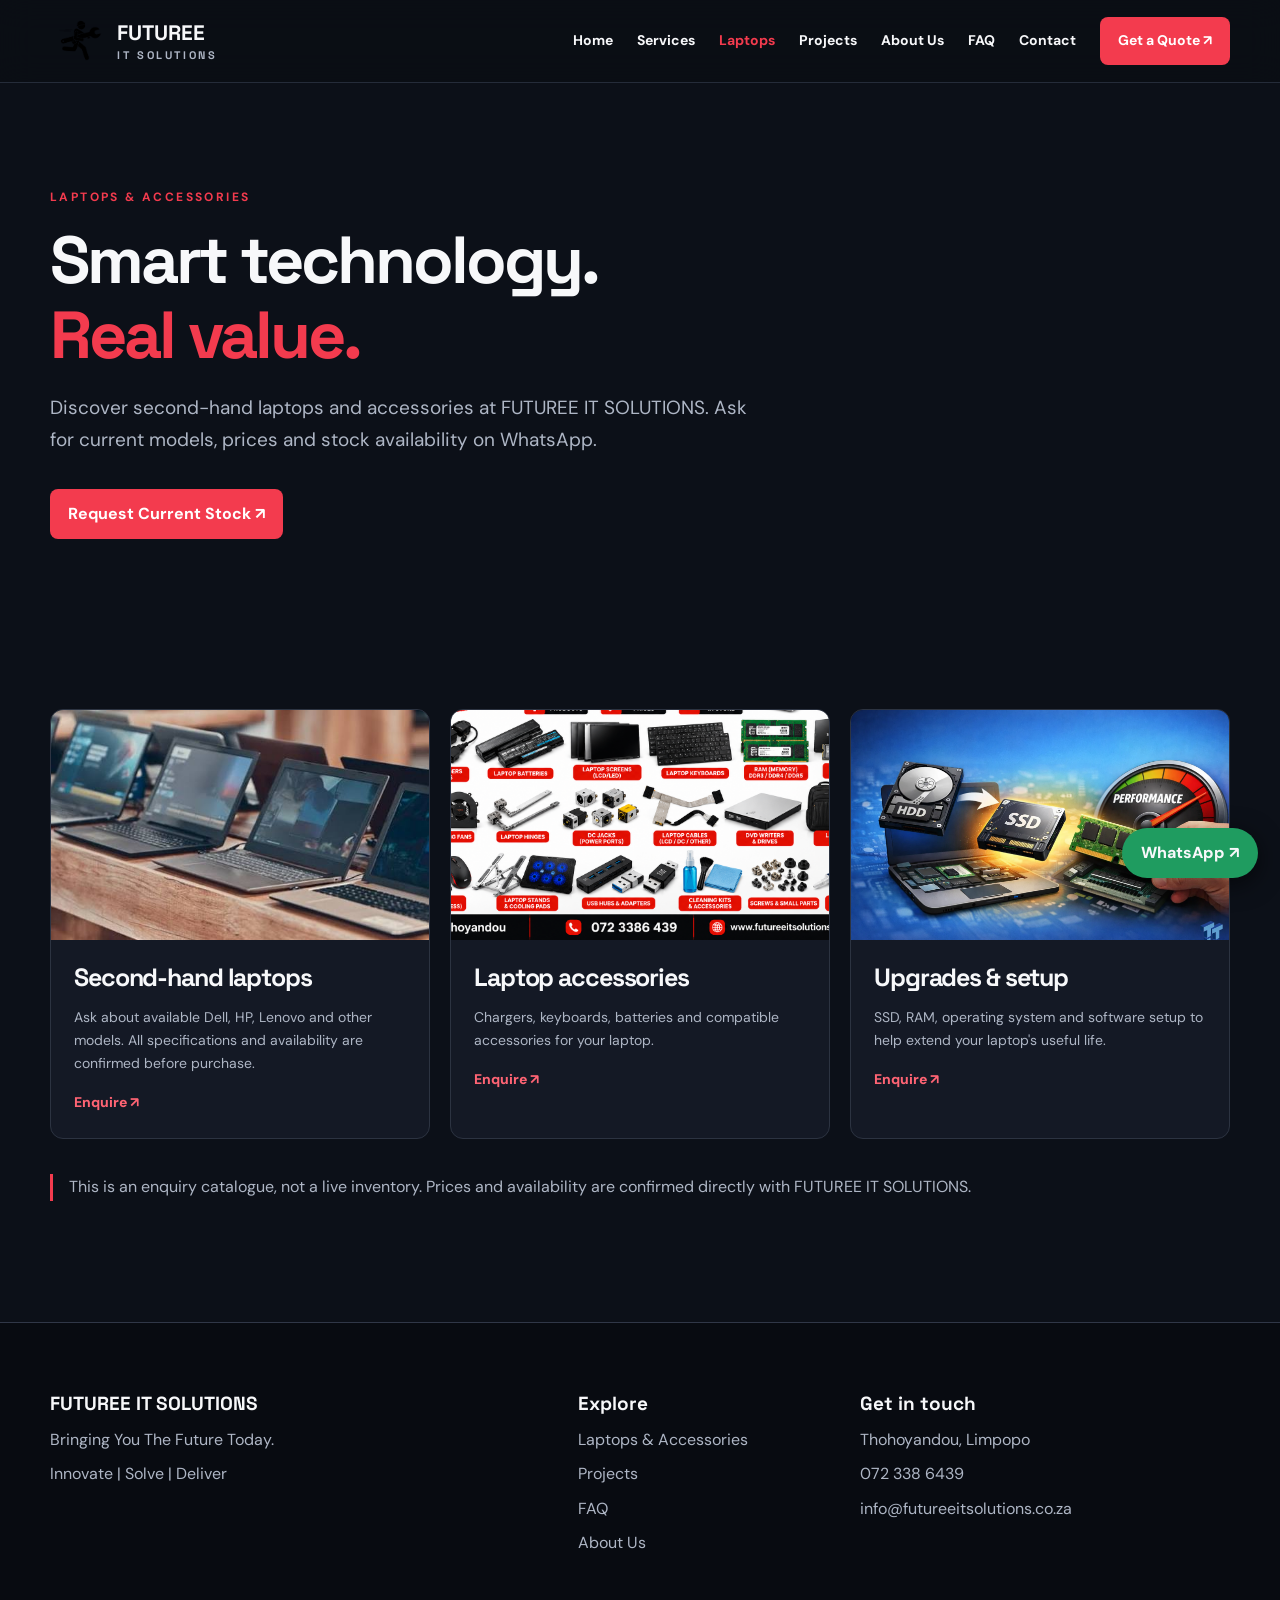
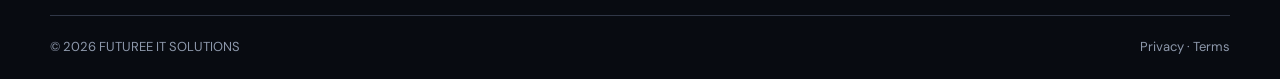
<file: shop.html>
<!DOCTYPE html>
<html lang="en-ZA"><head><meta charset="utf-8"/><meta content="width=device-width,initial-scale=1" name="viewport"/><title>Second-Hand Laptops &amp; Accessories Thohoyandou | FUTUREE</title><meta content="Ask about second-hand laptops, chargers, batteries, SSD upgrades and laptop accessories in Thohoyandou, Limpopo." name="description"/><link href="https://futureeitsolutions.co.za/shop.html" rel="canonical"/><meta content="#090d15" name="theme-color"/><meta content="website" property="og:type"/><meta content="Second-Hand Laptops &amp; Accessories Thohoyandou | FUTUREE" property="og:title"/><meta content="Ask about second-hand laptops, chargers, batteries, SSD upgrades and laptop accessories in Thohoyandou, Limpopo." property="og:description"/><meta content="https://futureeitsolutions.co.za/shop.html" property="og:url"/><meta content="summary" name="twitter:card"/><link href="img/hi%20(1).png" rel="icon"/><link href="assets/site.css" rel="stylesheet"/><script type="application/ld+json">{"@context": "https://schema.org", "@type": "ComputerStore", "name": "FUTUREE IT SOLUTIONS", "url": "https://futureeitsolutions.co.za/", "telephone": "+27723386439", "email": "info@futureeitsolutions.co.za", "address": {"@type": "PostalAddress", "addressLocality": "Thohoyandou", "addressRegion": "Limpopo", "addressCountry": "ZA"}, "areaServed": "Thohoyandou, Limpopo", "description": "Ask about second-hand laptops, chargers, batteries, SSD upgrades and laptop accessories in Thohoyandou, Limpopo."}</script><script defer="" src="assets/site.js"></script></head><body><a class="skip" href="#main">Skip to content</a><header class="header"><div class="shell nav"><a class="identity" href="index.html"><img alt="FUTUREE IT SOLUTIONS logo" height="55" src="img/hi%20(1).png" width="55"/><span>FUTUREE <small>IT SOLUTIONS</small></span></a><button aria-controls="main-nav" aria-expanded="false" aria-label="Toggle navigation" class="menu">☰</button><nav aria-label="Main navigation" class="navlinks" id="main-nav"><a href="index.html">Home</a><a href="index.html#services">Services</a><a aria-current="page" href="shop.html">Laptops</a><a href="explore.html">Projects</a><a href="about.html">About Us</a><a href="FAQ.html">FAQ</a><a href="index.html#contact">Contact</a><a class="navcta" href="https://wa.me/27723386439?text=Hello%20FUTUREE%20IT%20SOLUTIONS%2C%20I%20would%20like%20to%20enquire%20about%20a%20quotation.">Get a Quote ↗</a></nav></div></header><main id="main"><section class="innerhero shell"><div class="eyebrow">LAPTOPS &amp; ACCESSORIES</div><h1>Smart technology.<br/><em>Real value.</em></h1><p>Discover second-hand laptops and accessories at FUTUREE IT SOLUTIONS. Ask for current models, prices and stock availability on WhatsApp.</p><a class="btn" href="https://wa.me/27723386439?text=Hello%20FUTUREE%20IT%20SOLUTIONS%2C%20I%20would%20like%20to%20enquire%20about%20the%20current%20second-hand%20laptop%20stock%20list.">Request Current Stock ↗</a></section><section class="section shell"><div class="three-grid"><article class="card"><img alt="Second-hand laptops available by enquiry" src="img/laptops.jpg"/><div class="pad"><h2>Second-hand laptops</h2><p>Ask about available Dell, HP, Lenovo and other models. All specifications and availability are confirmed before purchase.</p><a class="textlink" href="https://wa.me/27723386439?text=Hello%20FUTUREE%20IT%20SOLUTIONS%2C%20I%20would%20like%20to%20enquire%20about%20second-hand%20laptops.">Enquire ↗</a></div></article><article class="card"><img alt="Laptop chargers and accessories" src="img/Laptop Accessories Under One Roof.png"/><div class="pad"><h2>Laptop accessories</h2><p>Chargers, keyboards, batteries and compatible accessories for your laptop.</p><a class="textlink" href="https://wa.me/27723386439?text=Hello%20FUTUREE%20IT%20SOLUTIONS%2C%20I%20would%20like%20to%20enquire%20about%20laptop%20accessories.">Enquire ↗</a></div></article><article class="card"><img alt="SSD and RAM laptop upgrade service" src="img/ssd.webp"/><div class="pad"><h2>Upgrades &amp; setup</h2><p>SSD, RAM, operating system and software setup to help extend your laptop's useful life.</p><a class="textlink" href="https://wa.me/27723386439?text=Hello%20FUTUREE%20IT%20SOLUTIONS%2C%20I%20would%20like%20to%20enquire%20about%20a%20laptop%20upgrade.">Enquire ↗</a></div></article></div><p class="note">This is an enquiry catalogue, not a live inventory. Prices and availability are confirmed directly with FUTUREE IT SOLUTIONS.</p></section></main><footer class="footer"><div class="shell footgrid"><div><strong>FUTUREE IT SOLUTIONS</strong><p>Bringing You The Future Today.</p><p>Innovate | Solve | Deliver</p></div><div><strong>Explore</strong><p><a href="shop.html">Laptops &amp; Accessories</a></p><p><a href="explore.html">Projects</a></p><p><a href="FAQ.html">FAQ</a></p><p><a href="about.html">About Us</a></p></div><div><strong>Get in touch</strong><p>Thohoyandou, Limpopo</p><p><a href="tel:+27723386439">072 338 6439</a></p><p><a href="mailto:info@futureeitsolutions.co.za">info@futureeitsolutions.co.za</a></p></div></div><div class="shell legal"><span>© <span id="year">2026</span> FUTUREE IT SOLUTIONS</span><span><a href="Privacy.html">Privacy</a> · <a href="Terms%20of%20service.html">Terms</a></span></div></footer><a aria-label="Enquire on WhatsApp" class="floatwa" href="https://wa.me/27723386439?text=Hello%20FUTUREE%20IT%20SOLUTIONS%2C%20I%20would%20like%20to%20enquire%20about%20your%20services.">WhatsApp ↗</a></body></html>
</file>
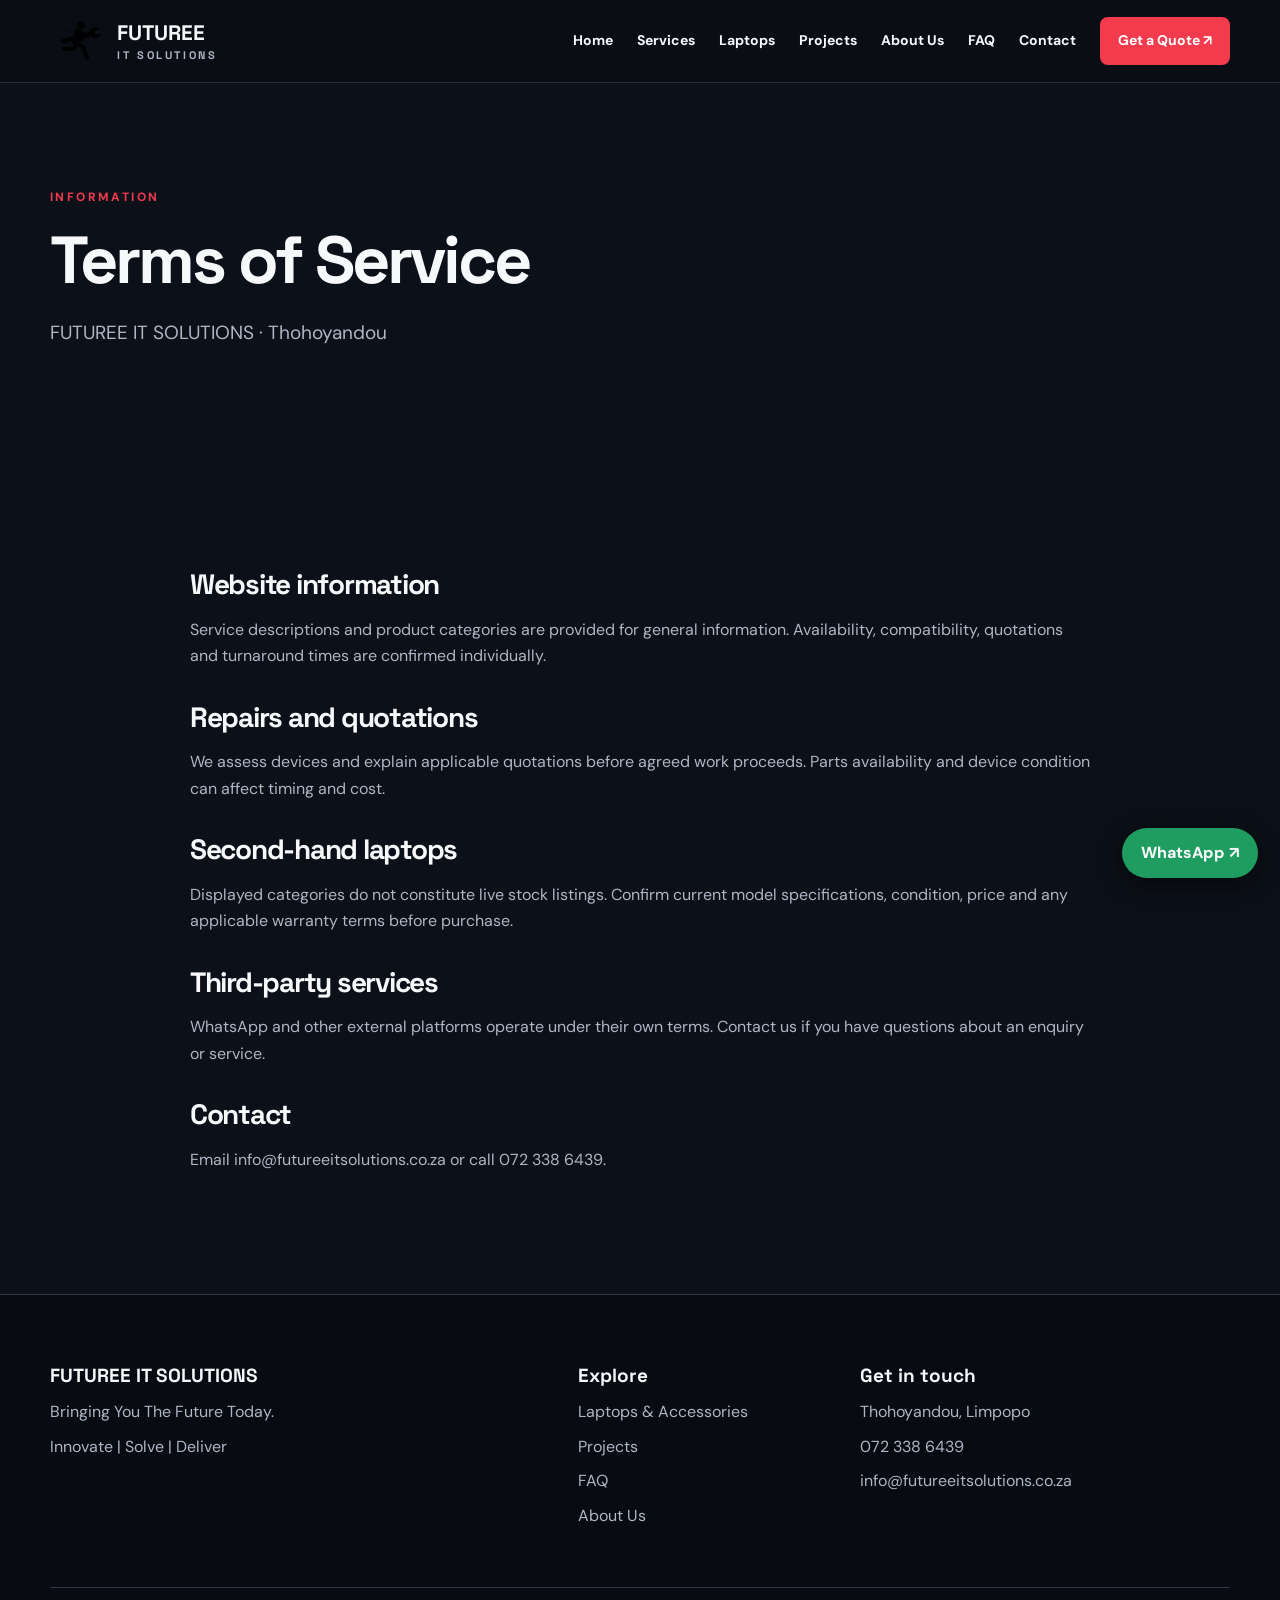
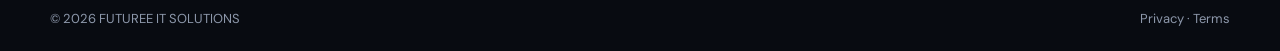
<file: Terms of service.html>
<!DOCTYPE html>
<html lang="en-ZA"><head><meta charset="utf-8"/><meta content="width=device-width,initial-scale=1" name="viewport"/><title>Terms of Service | FUTUREE IT SOLUTIONS</title><meta content="Terms for enquiries, repairs and laptop sales at FUTUREE IT SOLUTIONS." name="description"/><link href="https://futureeitsolutions.co.za/Terms%20of%20service.html" rel="canonical"/><meta content="#090d15" name="theme-color"/><meta content="website" property="og:type"/><meta content="Terms of Service | FUTUREE IT SOLUTIONS" property="og:title"/><meta content="Terms for enquiries, repairs and laptop sales at FUTUREE IT SOLUTIONS." property="og:description"/><meta content="https://futureeitsolutions.co.za/Terms%20of%20service.html" property="og:url"/><meta content="summary" name="twitter:card"/><link href="img/hi%20(1).png" rel="icon"/><link href="assets/site.css" rel="stylesheet"/><script type="application/ld+json">{"@context": "https://schema.org", "@type": "ComputerStore", "name": "FUTUREE IT SOLUTIONS", "url": "https://futureeitsolutions.co.za/", "telephone": "+27723386439", "email": "info@futureeitsolutions.co.za", "address": {"@type": "PostalAddress", "addressLocality": "Thohoyandou", "addressRegion": "Limpopo", "addressCountry": "ZA"}, "areaServed": "Thohoyandou, Limpopo", "description": "Terms for enquiries, repairs and laptop sales at FUTUREE IT SOLUTIONS."}</script><script defer="" src="assets/site.js"></script></head><body><a class="skip" href="#main">Skip to content</a><header class="header"><div class="shell nav"><a class="identity" href="index.html"><img alt="FUTUREE IT SOLUTIONS logo" height="55" src="img/hi%20(1).png" width="55"/><span>FUTUREE <small>IT SOLUTIONS</small></span></a><button aria-controls="main-nav" aria-expanded="false" aria-label="Toggle navigation" class="menu">☰</button><nav aria-label="Main navigation" class="navlinks" id="main-nav"><a href="index.html">Home</a><a href="index.html#services">Services</a><a href="shop.html">Laptops</a><a href="explore.html">Projects</a><a href="about.html">About Us</a><a href="FAQ.html">FAQ</a><a href="index.html#contact">Contact</a><a class="navcta" href="https://wa.me/27723386439?text=Hello%20FUTUREE%20IT%20SOLUTIONS%2C%20I%20would%20like%20to%20enquire%20about%20a%20quotation.">Get a Quote ↗</a></nav></div></header><main id="main"><section class="innerhero shell"><div class="eyebrow">INFORMATION</div><h1>Terms of Service</h1><p>FUTUREE IT SOLUTIONS · Thohoyandou</p></section><article class="shell prose section"><h2>Website information</h2><p>Service descriptions and product categories are provided for general information. Availability, compatibility, quotations and turnaround times are confirmed individually.</p><h2>Repairs and quotations</h2><p>We assess devices and explain applicable quotations before agreed work proceeds. Parts availability and device condition can affect timing and cost.</p><h2>Second-hand laptops</h2><p>Displayed categories do not constitute live stock listings. Confirm current model specifications, condition, price and any applicable warranty terms before purchase.</p><h2>Third-party services</h2><p>WhatsApp and other external platforms operate under their own terms. Contact us if you have questions about an enquiry or service.</p><h2>Contact</h2><p>Email info@futureeitsolutions.co.za or call 072 338 6439.</p></article></main><footer class="footer"><div class="shell footgrid"><div><strong>FUTUREE IT SOLUTIONS</strong><p>Bringing You The Future Today.</p><p>Innovate | Solve | Deliver</p></div><div><strong>Explore</strong><p><a href="shop.html">Laptops &amp; Accessories</a></p><p><a href="explore.html">Projects</a></p><p><a href="FAQ.html">FAQ</a></p><p><a href="about.html">About Us</a></p></div><div><strong>Get in touch</strong><p>Thohoyandou, Limpopo</p><p><a href="tel:+27723386439">072 338 6439</a></p><p><a href="mailto:info@futureeitsolutions.co.za">info@futureeitsolutions.co.za</a></p></div></div><div class="shell legal"><span>© <span id="year">2026</span> FUTUREE IT SOLUTIONS</span><span><a href="Privacy.html">Privacy</a> · <a href="Terms%20of%20service.html">Terms</a></span></div></footer><a aria-label="Enquire on WhatsApp" class="floatwa" href="https://wa.me/27723386439?text=Hello%20FUTUREE%20IT%20SOLUTIONS%2C%20I%20would%20like%20to%20enquire%20about%20your%20services.">WhatsApp ↗</a></body></html>
</file>
<file: assets/site.css>
@import url('https://fonts.googleapis.com/css2?family=DM+Sans:wght@400;500;600;700&family=Space+Grotesk:wght@400;500;600;700&display=swap');:root{--bg:#0b0e15;--panel:#141925;--ink:#f7f8fa;--muted:#aeb6c5;--red:#f33b4e;--line:#2c3341}*{box-sizing:border-box}html{scroll-behavior:smooth}body{margin:0;background:#0c1018;color:var(--ink);font-family:'DM Sans',Arial,sans-serif;line-height:1.65}a{color:inherit;text-decoration:none}img{display:block;max-width:100%}.shell{width:min(1180px,calc(100% - 42px));margin:auto}.header{position:sticky;top:0;z-index:30;background:rgba(11,14,21,.94);backdrop-filter:blur(16px);border-bottom:1px solid #252c39}.nav{min-height:82px;display:flex;align-items:center;justify-content:space-between;gap:22px}.identity{display:flex;align-items:center;gap:12px;font-family:'Space Grotesk';font-size:21px;font-weight:700;line-height:1}.identity img{object-fit:contain}.identity small{display:block;font-size:11px;letter-spacing:.24em;color:var(--muted);margin-top:7px}.navlinks{display:flex;align-items:center;gap:24px;font-size:14px;font-weight:700}.navlinks a:hover,.navlinks a[aria-current]{color:var(--red)}.navcta,.btn{background:var(--red);color:white!important;border-radius:8px;padding:12px 18px;display:inline-flex;align-items:center;justify-content:center;font-weight:700;transition:transform .2s,background .2s}.navcta:hover,.btn:hover{background:#d92d42;transform:translateY(-2px)}.menu{display:none;background:transparent;border:1px solid var(--line);color:white;border-radius:7px;font-size:22px;padding:6px 13px}.hero{background:radial-gradient(ellipse at 80% 20%,#2d1724,transparent 50%),#0c1018;padding:100px 0 85px}.hero-grid{display:grid;grid-template-columns:1.06fr .94fr;align-items:center;gap:64px}.pill,.eyebrow{font-size:12px;font-weight:700;letter-spacing:.2em;color:var(--red)}.pill{display:inline-block;border:1px solid #70323c;border-radius:100px;padding:7px 14px;margin-bottom:23px}h1,h2,h3{font-family:'Space Grotesk',sans-serif;line-height:1.13;letter-spacing:-.045em;margin:0}h1{font-size:clamp(43px,5.2vw,78px)}h2{font-size:clamp(30px,3.8vw,49px)}h3{font-size:24px}em{font-style:normal;color:var(--red)}p{color:var(--muted)}.lead{font-size:18px;max-width:560px;margin:27px 0}.actions{display:flex;gap:13px;flex-wrap:wrap;margin-top:25px}.btn{min-height:48px}.btn.ghost{background:transparent;border:1px solid #586071}.btn.ghost:hover{background:#232a35}.hero-tags{display:flex;flex-wrap:wrap;gap:9px;margin-top:43px}.hero-tags span{font-size:12px;border:1px solid #3a4250;padding:6px 11px;border-radius:5px;color:#cbd2dd}.hero-visual{position:relative}.hero-visual img{width:100%;height:530px;object-fit:cover;border-radius:16px;filter:brightness(.82)}.visual-caption{position:absolute;bottom:20px;left:20px;background:#0a0e18df;padding:11px 16px;font-size:11px;letter-spacing:.17em}.strip{background:var(--red);color:#fff}.strip-inner{display:flex;align-items:center;justify-content:space-between;gap:12px;padding:16px 0;font-weight:800;font-size:13px;letter-spacing:.14em}.section{padding-top:105px;padding-bottom:105px}.section-head{display:flex;justify-content:space-between;align-items:end;gap:40px;margin-bottom:40px}.section-head h2{max-width:650px;margin-top:15px}.section-head p{max-width:330px}.service-grid{display:grid;grid-template-columns:repeat(4,minmax(0,1fr));gap:19px}.card{border:1px solid var(--line);background:var(--panel);border-radius:13px;overflow:hidden;transition:transform .2s,border-color .2s}.card:hover{transform:translateY(-5px);border-color:#894451}.photo{overflow:hidden}.card img{width:100%;height:190px;object-fit:cover}.pad{padding:23px}.pad h3{font-size:21px;margin:12px 0}.pad h2{font-size:25px}.pad p{font-size:14px}.textlink{font-size:14px;font-weight:800;color:#ff6474}.darkband{background:#171d29;padding:95px 0}.split{display:grid;grid-template-columns:1fr 1fr;gap:80px;align-items:center}.split h2{margin:18px 0}.split p{max-width:520px}.reasons>div{border-bottom:1px solid #39404c;padding:20px 0;display:flex;gap:30px;align-items:center}.reasons strong{color:var(--red)}.feature-row{display:grid;grid-template-columns:1fr 1fr;background:#161d29;border-radius:16px;overflow:hidden}.feature-row img{height:360px;width:100%;object-fit:cover}.feature-row>div{padding:50px;align-self:center}.feature-row h3{font-size:35px}.contact-panel{padding:65px;background:linear-gradient(115deg,#261922,#111827);border:1px solid #6c303c;border-radius:18px;display:flex;align-items:center;justify-content:space-between;gap:30px}.contact-panel h2{max-width:640px;margin:15px 0}.footer{background:#080b11;border-top:1px solid #303747;padding:65px 0 22px}.footgrid{display:grid;grid-template-columns:2fr 1fr 1.5fr;gap:35px}.footgrid strong{font-family:'Space Grotesk';font-size:19px}.footgrid p{margin:8px 0}.footer a:hover{color:var(--red)}.legal{border-top:1px solid #303747;margin-top:50px;padding-top:20px;display:flex;justify-content:space-between;color:#8d98ab;font-size:13px}.floatwa{position:fixed;right:22px;bottom:22px;background:#1f9c60;padding:12px 19px;border-radius:40px;font-weight:800;z-index:20;box-shadow:0 6px 25px #0009}.innerhero{padding-top:105px;padding-bottom:65px}.innerhero h1{margin:15px 0}.innerhero p{max-width:720px;font-size:19px}.innerhero .btn{margin-top:15px}.three-grid{display:grid;grid-template-columns:repeat(3,minmax(0,1fr));gap:20px}.three-grid .card img{height:230px}.note{margin-top:35px;border-left:3px solid var(--red);padding-left:16px}.faq{max-width:900px}.faq details{border-bottom:1px solid #3c4453;padding:23px 0}.faq summary{cursor:pointer;font-size:20px;font-weight:700}.faq details p{max-width:720px}.prose{max-width:900px}.prose h2{font-size:28px;margin-top:32px}.skip{position:absolute;left:-9999px}.skip:focus{left:12px;top:12px;z-index:99;background:white;color:black;padding:10px}a:focus-visible,button:focus-visible,summary:focus-visible{outline:3px solid #fff;outline-offset:3px}@media(max-width:1000px){.service-grid{grid-template-columns:repeat(2,minmax(0,1fr))}.hero-grid{gap:30px}.navlinks{gap:13px}.nav{gap:10px}}@media(max-width:760px){.nav{min-height:72px}.menu{display:block}.navlinks{display:none;position:absolute;top:72px;left:0;right:0;background:#10151f;padding:20px 24px 28px;flex-direction:column;align-items:stretch;border-bottom:1px solid var(--line)}.navlinks.open{display:flex}.navlinks a{padding:9px}.hero{padding:65px 0}.hero-grid,.split,.feature-row,.footgrid{grid-template-columns:1fr}.hero-visual img{height:310px}.hero-tags{margin-top:25px}.strip-inner{flex-wrap:wrap;justify-content:center}.section{padding-top:65px;padding-bottom:65px}.section-head{display:block}.service-grid,.three-grid{grid-template-columns:1fr 1fr}.contact-panel{padding:32px;display:block}.feature-row>div{padding:30px}.legal{gap:10px;flex-wrap:wrap}.floatwa{right:13px;bottom:13px}}@media(max-width:520px){.shell{width:min(100% - 30px,1180px)}.service-grid,.three-grid{grid-template-columns:1fr}.hero h1{font-size:clamp(39px,11vw,56px)}.strip-inner{font-size:10px}.hero-visual img{height:260px}.contact-panel h2{font-size:31px}.identity{font-size:17px}.identity img{width:43px;height:43px}.actions .btn{width:100%}}@media(prefers-reduced-motion:reduce){html{scroll-behavior:auto}*,*:before,*:after{transition:none!important}}
.about-hero{padding:clamp(85px,11vw,145px) 0;background:radial-gradient(circle at 90% 15%,#57202b,transparent 42%),#101522}
.about-hero h1{font:700 clamp(40px,7vw,85px)/1.1 'Space Grotesk',sans-serif;letter-spacing:-.05em}
.about-hero h1 em,.about-columns h2 em{color:var(--red);font-style:normal}
.about-hero .lead{max-width:680px}.about-columns{display:grid;grid-template-columns:1.1fr .9fr;align-items:center;gap:clamp(25px,6vw,80px)}
.about-columns h2{font-size:clamp(30px,4vw,52px);line-height:1.15}.about-columns p,.about-values p{color:var(--muted)}
.about-photo{border-radius:18px;overflow:hidden;border:1px solid var(--line)}.about-photo img{width:100%;height:370px;object-fit:cover}
.about-values{display:grid;grid-template-columns:repeat(3,minmax(0,1fr));gap:18px}.about-values .pad{padding:28px}
@media(max-width:760px){.about-columns,.about-values{grid-template-columns:1fr}.about-photo img{height:260px}}
</file>
